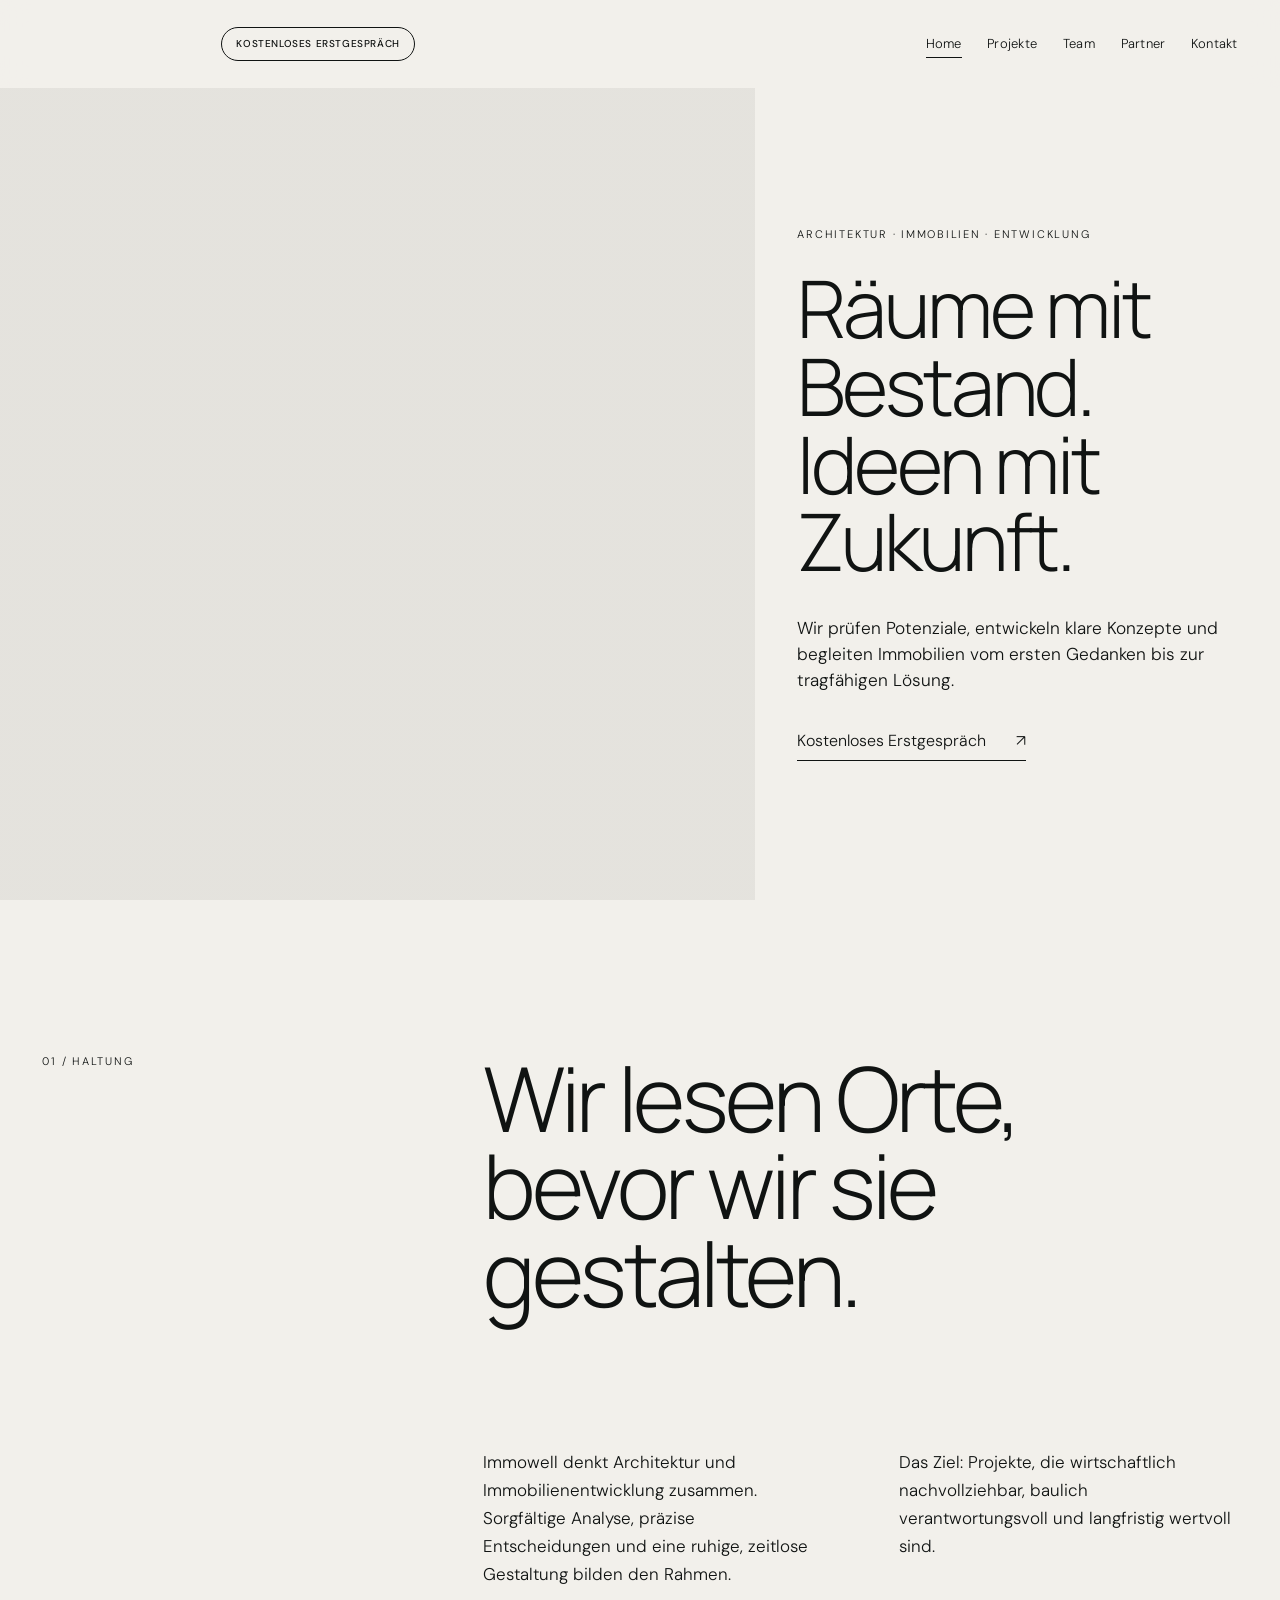
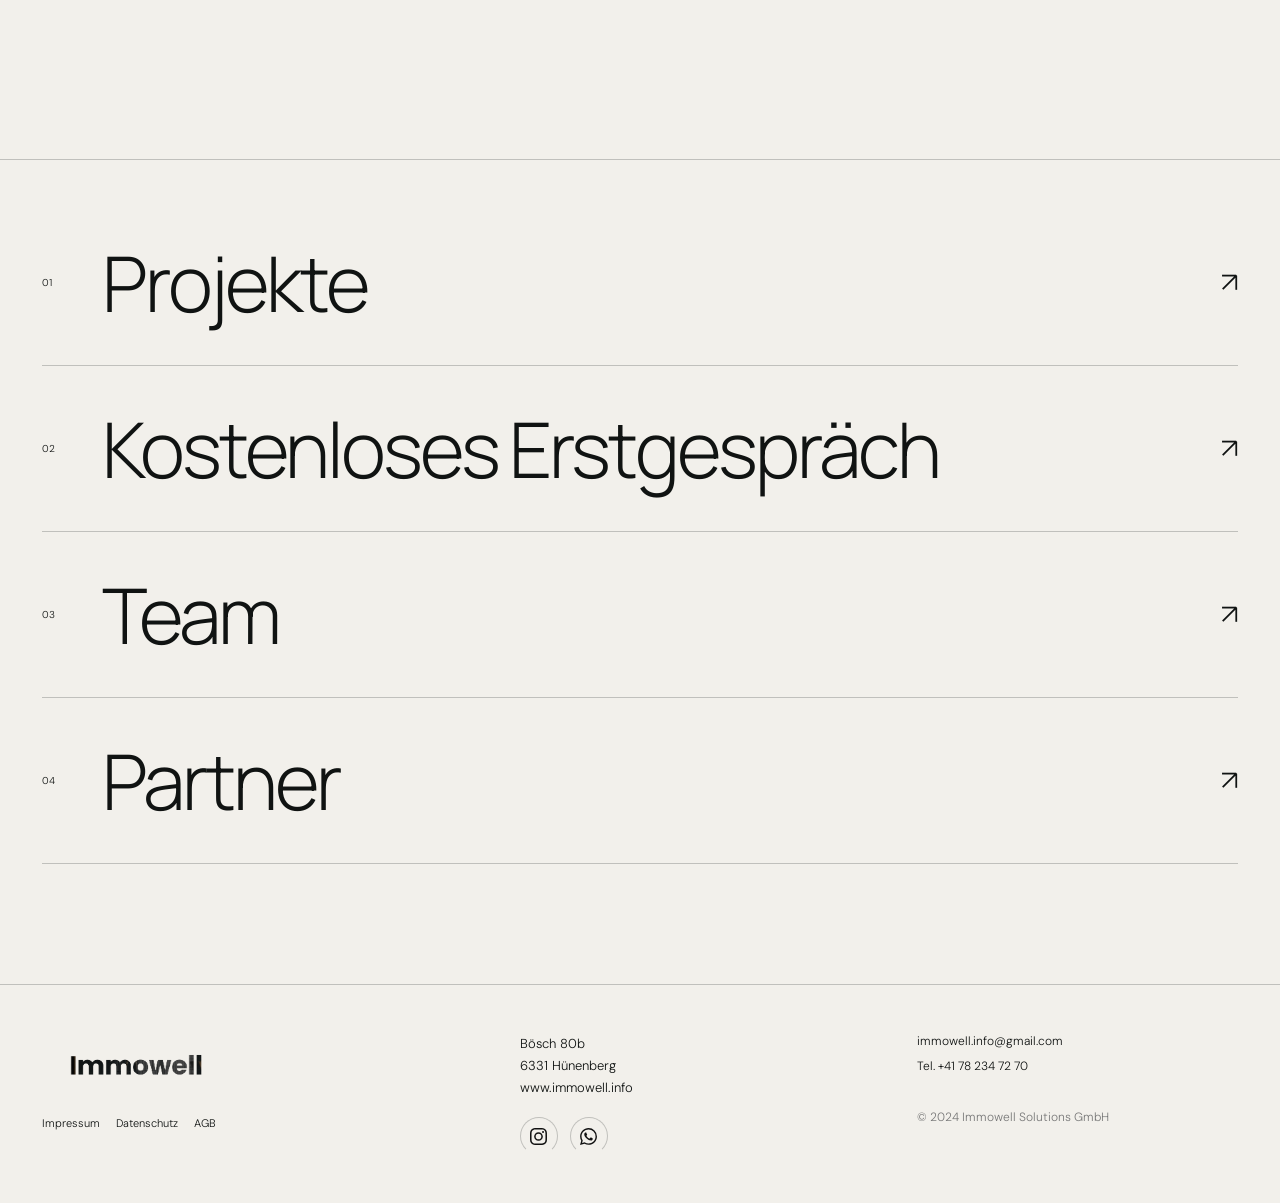
<file: index.html>
<!doctype html><html lang="de"><head><meta charset="utf-8"><meta name="viewport" content="width=device-width,initial-scale=1"><meta name="description" content="Immowell verbindet Architektur, Immobilien und fundierte Machbarkeitsprüfung."><title>Immowell — Architektur & Immobilien</title><link rel="icon" type="image/png" href="/favicon.png"><link rel="apple-touch-icon" href="/favicon.png"><link rel="stylesheet" href="styles.css"></head><body class="is-loading">
<div class="intro" aria-hidden="true"><img src="assets/immowell-logo.png" alt="" class="intro-logo"></div>
<header class="site-header"><div class="header-brand-group"><a class="brand" href="index.html"><img src="assets/immowell-logo.png" alt="Immowell"></a><a class="header-consultation" href="feasibility.html">Kostenloses Erstgespräch</a></div><button class="menu-toggle" aria-expanded="false" aria-controls="main-nav"><span>Menü</span></button><nav id="main-nav" class="main-nav"><a class="active" href="index.html">Home</a><a href="projects.html">Projekte</a><a href="team.html">Team</a><a href="partners.html">Partner</a><a href="contact.html">Kontakt</a></nav></header>
<main><section class="hero"><div class="hero-media" role="img" aria-label="Minimalistische Architektur"></div><div class="hero-copy reveal"><p class="eyebrow">Architektur · Immobilien · Entwicklung</p><h1>Räume mit Bestand.<br>Ideen mit Zukunft.</h1><p class="lead">Wir prüfen Potenziale, entwickeln klare Konzepte und begleiten Immobilien vom ersten Gedanken bis zur tragfähigen Lösung.</p><a class="text-link" href="feasibility.html">Kostenloses Erstgespräch <span>↗</span></a></div></section>
<section class="statement reveal"><p class="section-index">01 / Haltung</p><h2>Wir lesen Orte, bevor wir sie gestalten.</h2><div class="statement-text"><p>Immowell denkt Architektur und Immobilienentwicklung zusammen. Sorgfältige Analyse, präzise Entscheidungen und eine ruhige, zeitlose Gestaltung bilden den Rahmen.</p><p>Das Ziel: Projekte, die wirtschaftlich nachvollziehbar, baulich verantwortungsvoll und langfristig wertvoll sind.</p></div></section>
<section class="page-links"><a href="projects.html" class="page-link reveal"><span>01</span><h2>Projekte</h2><b>↗</b></a><a href="feasibility.html" class="page-link reveal"><span>02</span><h2>Kostenloses Erstgespräch</h2><b>↗</b></a><a href="team.html" class="page-link reveal"><span>03</span><h2>Team</h2><b>↗</b></a><a href="partners.html" class="page-link reveal"><span>04</span><h2>Partner</h2><b>↗</b></a></section></main>
<footer class="site-footer"><div class="footer-brand"><img src="assets/immowell-logo.png" alt="Immowell"><nav class="footer-legal" aria-label="Rechtliches"><a href="imprint.html">Impressum</a><a href="privacy.html">Datenschutz</a><a href="terms.html">AGB</a></nav></div><address>Bösch 80b<br>6331 Hünenberg<br><a href="https://www.immowell.info">www.immowell.info</a><div class="social-icons"><a href="https://www.instagram.com/immowell.ch/" target="_blank" rel="noopener" aria-label="Immowell auf Instagram"><img src="assets/instagram.svg" alt=""></a><a href="https://wa.me/41782347270" target="_blank" rel="noopener" aria-label="Immowell über WhatsApp kontaktieren"><img src="assets/whatsapp.svg" alt=""></a></div></address><div class="footer-contact"><a href="mailto:immowell.info@gmail.com">immowell.info@gmail.com</a><a href="tel:+41782347270">Tel. +41 78 234 72 70</a><span>© 2024 Immowell Solutions GmbH</span></div></footer><script src="script.js"></script></body></html>
</file>
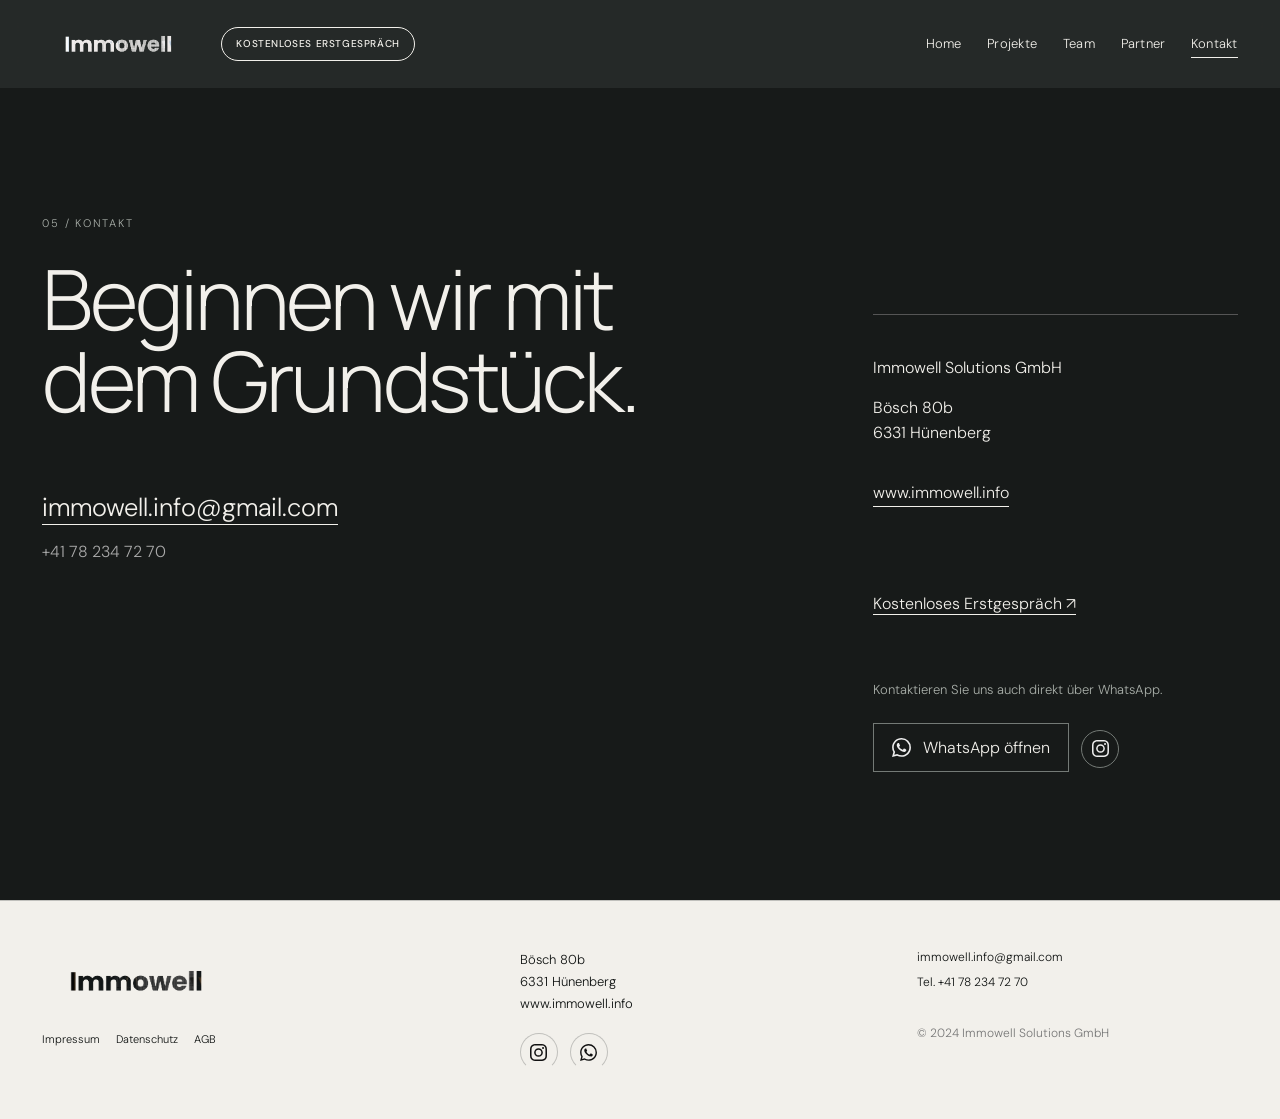
<file: contact.html>
<!doctype html><html lang="de"><head><meta charset="utf-8"><meta name="viewport" content="width=device-width,initial-scale=1"><title>Kontakt — Immowell</title><link rel="stylesheet" href="styles.css"></head><body><header class="site-header inner-header dark-header"><div class="header-brand-group"><a class="brand" href="index.html"><img src="assets/immowell-logo.png" alt="Immowell"></a><a class="header-consultation" href="feasibility.html">Kostenloses Erstgespräch</a></div><button class="menu-toggle" aria-expanded="false" aria-controls="main-nav"><span>Menü</span></button><nav id="main-nav" class="main-nav"><a href="index.html">Home</a><a href="projects.html">Projekte</a><a href="team.html">Team</a><a href="partners.html">Partner</a><a class="active" href="contact.html">Kontakt</a></nav></header><main class="inner-main"><section class="contact-section standalone-contact"><div class="contact-main reveal"><p class="section-index light">05 / Kontakt</p><h1>Beginnen wir mit<br>dem Grundstück.</h1><a href="mailto:immowell.info@gmail.com">immowell.info@gmail.com</a><p>+41 78 234 72 70</p></div><div class="contact-aside reveal"><p>Immowell Solutions GmbH</p><p>Bösch 80b<br>6331 Hünenberg<br><a href="https://www.immowell.info">www.immowell.info</a></p><a href="feasibility.html">Kostenloses Erstgespräch ↗</a><div class="contact-social"><p>Kontaktieren Sie uns auch direkt über WhatsApp.</p><a class="whatsapp-cta" href="https://wa.me/41782347270" target="_blank" rel="noopener" aria-label="Immowell über WhatsApp kontaktieren"><img src="assets/whatsapp.svg" alt="">WhatsApp öffnen</a><a class="social-icon-link" href="https://www.instagram.com/immowell.ch/" target="_blank" rel="noopener" aria-label="Immowell auf Instagram"><img src="assets/instagram.svg" alt=""></a></div></div></section></main><footer class="site-footer"><div class="footer-brand"><img src="assets/immowell-logo.png" alt="Immowell"><nav class="footer-legal" aria-label="Rechtliches"><a href="imprint.html">Impressum</a><a href="privacy.html">Datenschutz</a><a href="terms.html">AGB</a></nav></div><address>Bösch 80b<br>6331 Hünenberg<br><a href="https://www.immowell.info">www.immowell.info</a><div class="social-icons"><a href="https://www.instagram.com/immowell.ch/" target="_blank" rel="noopener" aria-label="Immowell auf Instagram"><img src="assets/instagram.svg" alt=""></a><a href="https://wa.me/41782347270" target="_blank" rel="noopener" aria-label="Immowell über WhatsApp kontaktieren"><img src="assets/whatsapp.svg" alt=""></a></div></address><div class="footer-contact"><a href="mailto:immowell.info@gmail.com">immowell.info@gmail.com</a><a href="tel:+41782347270">Tel. +41 78 234 72 70</a><span>© 2024 Immowell Solutions GmbH</span></div></footer><script src="script.js"></script></body></html>
</file>
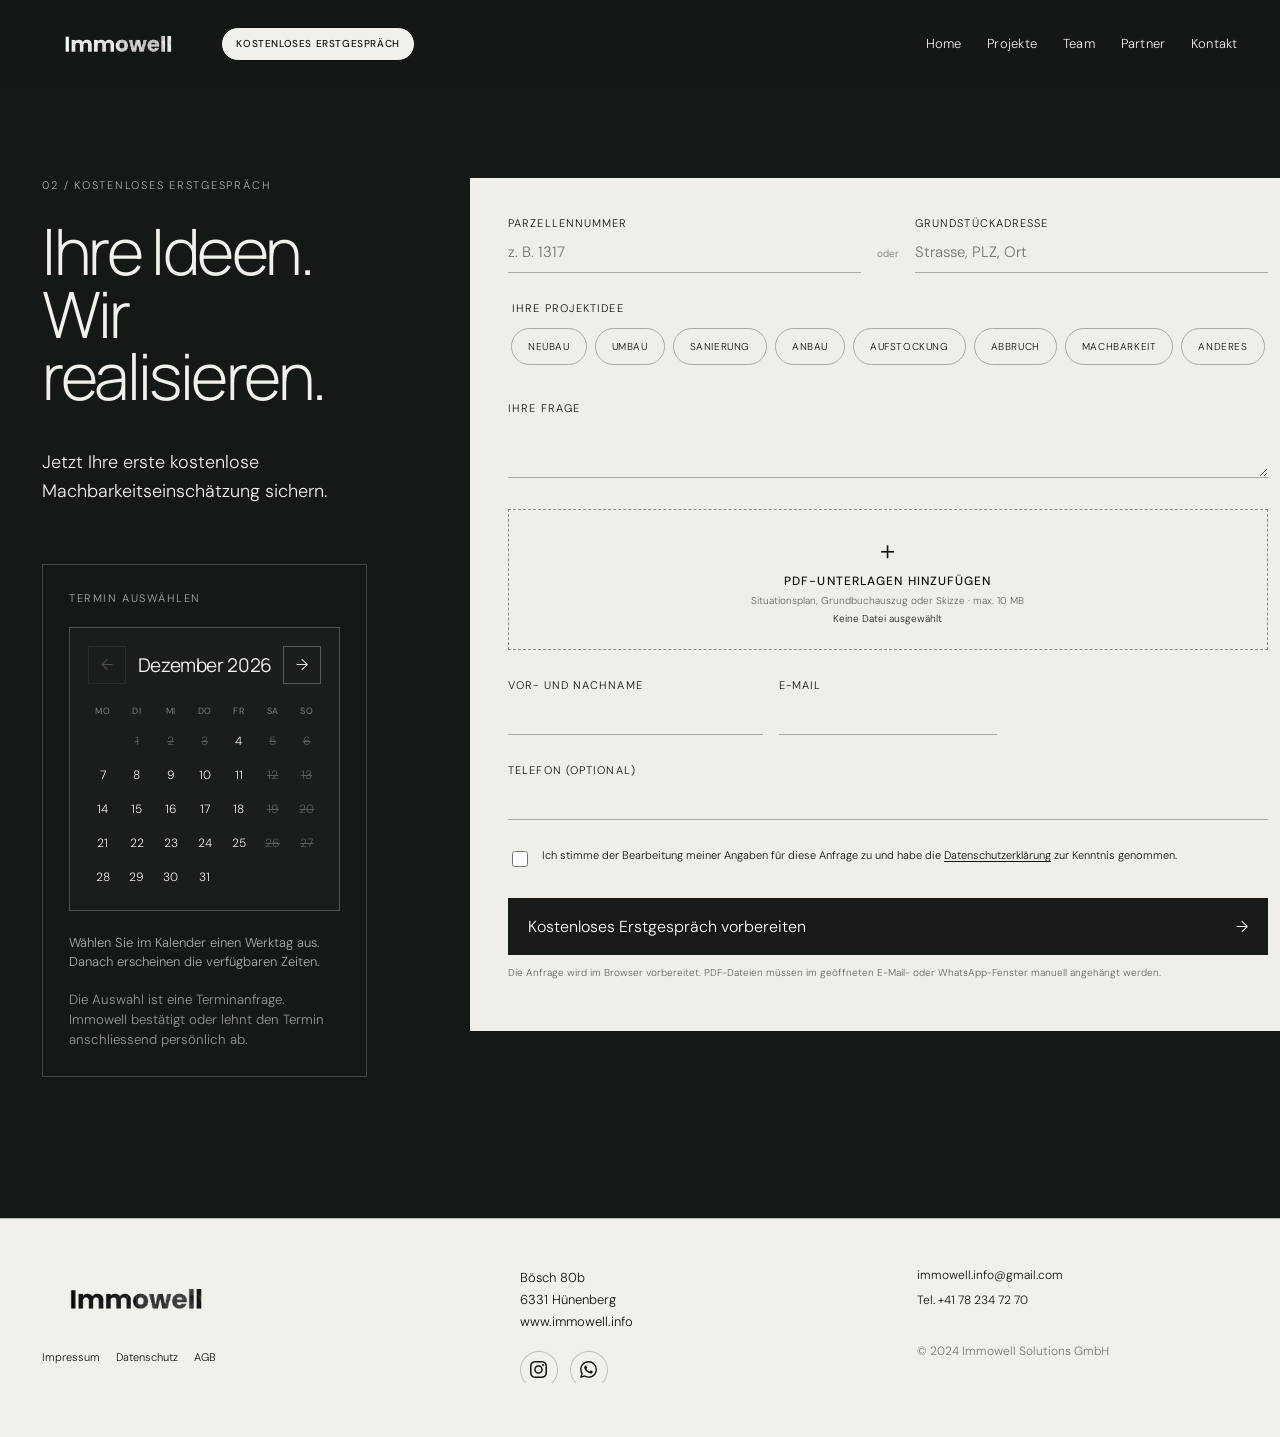
<file: feasibility.html>
<!doctype html><html lang="de"><head><meta charset="utf-8"><meta name="viewport" content="width=device-width,initial-scale=1"><title>Kostenloses Erstgespräch — Immowell</title><link rel="stylesheet" href="styles.css"></head><body><header class="site-header inner-header dark-header"><div class="header-brand-group"><a class="brand" href="index.html"><img src="assets/immowell-logo.png" alt="Immowell"></a><a class="header-consultation active" href="feasibility.html">Kostenloses Erstgespräch</a></div><button class="menu-toggle" aria-expanded="false" aria-controls="main-nav"><span>Menü</span></button><nav id="main-nav" class="main-nav"><a href="index.html">Home</a><a href="projects.html">Projekte</a><a href="team.html">Team</a><a href="partners.html">Partner</a><a href="contact.html">Kontakt</a></nav></header><main class="inner-main dark-page"><section class="study-section standalone"><div class="study-intro reveal"><p class="section-index light">02 / Kostenloses Erstgespräch</p><h1>Ihre Ideen. Wir realisieren.</h1><p>Jetzt Ihre erste kostenlose Machbarkeitseinschätzung sichern.</p><div class="calendar-panel"><p class="calendar-label">Termin auswählen</p><div class="calendar-box" aria-label="Terminkalender"><div class="calendar-toolbar"><button id="calendar-previous" type="button" aria-label="Vorheriger Monat">←</button><strong id="calendar-month"></strong><button id="calendar-next" type="button" aria-label="Nächster Monat">→</button></div><div class="calendar-weekdays" aria-hidden="true"><span>Mo</span><span>Di</span><span>Mi</span><span>Do</span><span>Fr</span><span>Sa</span><span>So</span></div><div id="calendar-grid" class="calendar-grid"></div></div><input id="appointment-date" name="appointment_date" form="study-form" type="hidden"><div id="dynamic-slots" class="dynamic-slots"><p>Wählen Sie im Kalender einen Werktag aus. Danach erscheinen die verfügbaren Zeiten.</p></div><input id="appointment-slot" type="hidden" name="slot" form="study-form"><input id="appointment-place" type="hidden" name="appointment_place" form="study-form"><p id="appointment-summary" class="appointment-summary" hidden></p><small>Die Auswahl ist eine Terminanfrage. Immowell bestätigt oder lehnt den Termin anschliessend persönlich ab.</small></div><dialog id="slot-dialog" class="slot-dialog"><form method="dialog"><button class="dialog-close" value="cancel" aria-label="Schliessen">×</button><p class="calendar-label">Termin konkretisieren</p><h2 id="dialog-hour">13 Uhr</h2><p>Startzeit auswählen</p><div class="minute-options"><button type="button" data-minute="00">13:00</button><button type="button" data-minute="30">13:30</button></div><label>Ort der Rücksprache<select id="appointment-place-select"><option value="">Bitte auswählen</option><option>Vor Ort am Grundstück</option><option>Bei Ihnen / in Ihrem Büro</option><option>Bei Immowell</option></select></label><button type="button" id="confirm-slot" class="dialog-confirm">Terminwunsch übernehmen</button></form></dialog></div><form id="study-form" class="study-form reveal" novalidate><div class="form-row"><label>Parzellennummer<input name="parcel" placeholder="z. B. 1317"></label><span class="or">oder</span><label>Grundstückadresse<input name="address" placeholder="Strasse, PLZ, Ort"></label></div><fieldset class="project-type"><legend>Ihre Projektidee</legend><div class="project-type-options"><label><input type="radio" name="project_type" value="Neubau" required><span>Neubau</span></label><label><input type="radio" name="project_type" value="Umbau"><span>Umbau</span></label><label><input type="radio" name="project_type" value="Sanierung"><span>Sanierung</span></label><label><input type="radio" name="project_type" value="Anbau"><span>Anbau</span></label><label><input type="radio" name="project_type" value="Aufstockung"><span>Aufstockung</span></label><label><input type="radio" name="project_type" value="Abbruch"><span>Abbruch</span></label><label><input type="radio" name="project_type" value="Machbarkeit"><span>Machbarkeit</span></label><label><input type="radio" name="project_type" value="Anderes"><span>Anderes</span></label></div></fieldset><label>Ihre Frage<textarea name="question" rows="2"></textarea></label><label class="file-drop"><input name="pdf" type="file" accept="application/pdf"><span class="file-icon">＋</span><strong>PDF-Unterlagen hinzufügen</strong><small>Situationsplan, Grundbuchauszug oder Skizze · max. 10 MB</small><em class="file-name">Keine Datei ausgewählt</em></label><div class="form-row"><label>Vor- und Nachname<input name="name" required></label><label>E-Mail<input name="email" type="email" required></label></div><label>Telefon (optional)<input name="phone" type="tel"></label><label class="consent"><input type="checkbox" required><span>Ich stimme der Bearbeitung meiner Angaben für diese Anfrage zu und habe die <a href="privacy.html" target="_blank">Datenschutzerklärung</a> zur Kenntnis genommen.</span></label><button class="submit-button" type="submit">Kostenloses Erstgespräch vorbereiten <span>→</span></button><p class="form-note">Die Anfrage wird im Browser vorbereitet. PDF-Dateien müssen im geöffneten E-Mail- oder WhatsApp-Fenster manuell angehängt werden.</p><div class="form-status" role="status"></div><div class="handoff-actions" hidden><a class="handoff-email" href="#">Per E-Mail öffnen</a><a class="handoff-whatsapp" href="#" target="_blank" rel="noopener">In WhatsApp öffnen</a></div></form></section></main><footer class="site-footer"><div class="footer-brand"><img src="assets/immowell-logo.png" alt="Immowell"><nav class="footer-legal" aria-label="Rechtliches"><a href="imprint.html">Impressum</a><a href="privacy.html">Datenschutz</a><a href="terms.html">AGB</a></nav></div><address>Bösch 80b<br>6331 Hünenberg<br><a href="https://www.immowell.info">www.immowell.info</a><div class="social-icons"><a href="https://www.instagram.com/immowell.ch/" target="_blank" rel="noopener" aria-label="Immowell auf Instagram"><img src="assets/instagram.svg" alt=""></a><a href="https://wa.me/41782347270" target="_blank" rel="noopener" aria-label="Immowell über WhatsApp kontaktieren"><img src="assets/whatsapp.svg" alt=""></a></div></address><div class="footer-contact"><a href="mailto:immowell.info@gmail.com">immowell.info@gmail.com</a><a href="tel:+41782347270">Tel. +41 78 234 72 70</a><span>© 2024 Immowell Solutions GmbH</span></div></footer><script src="script.js"></script></body></html>
</file>
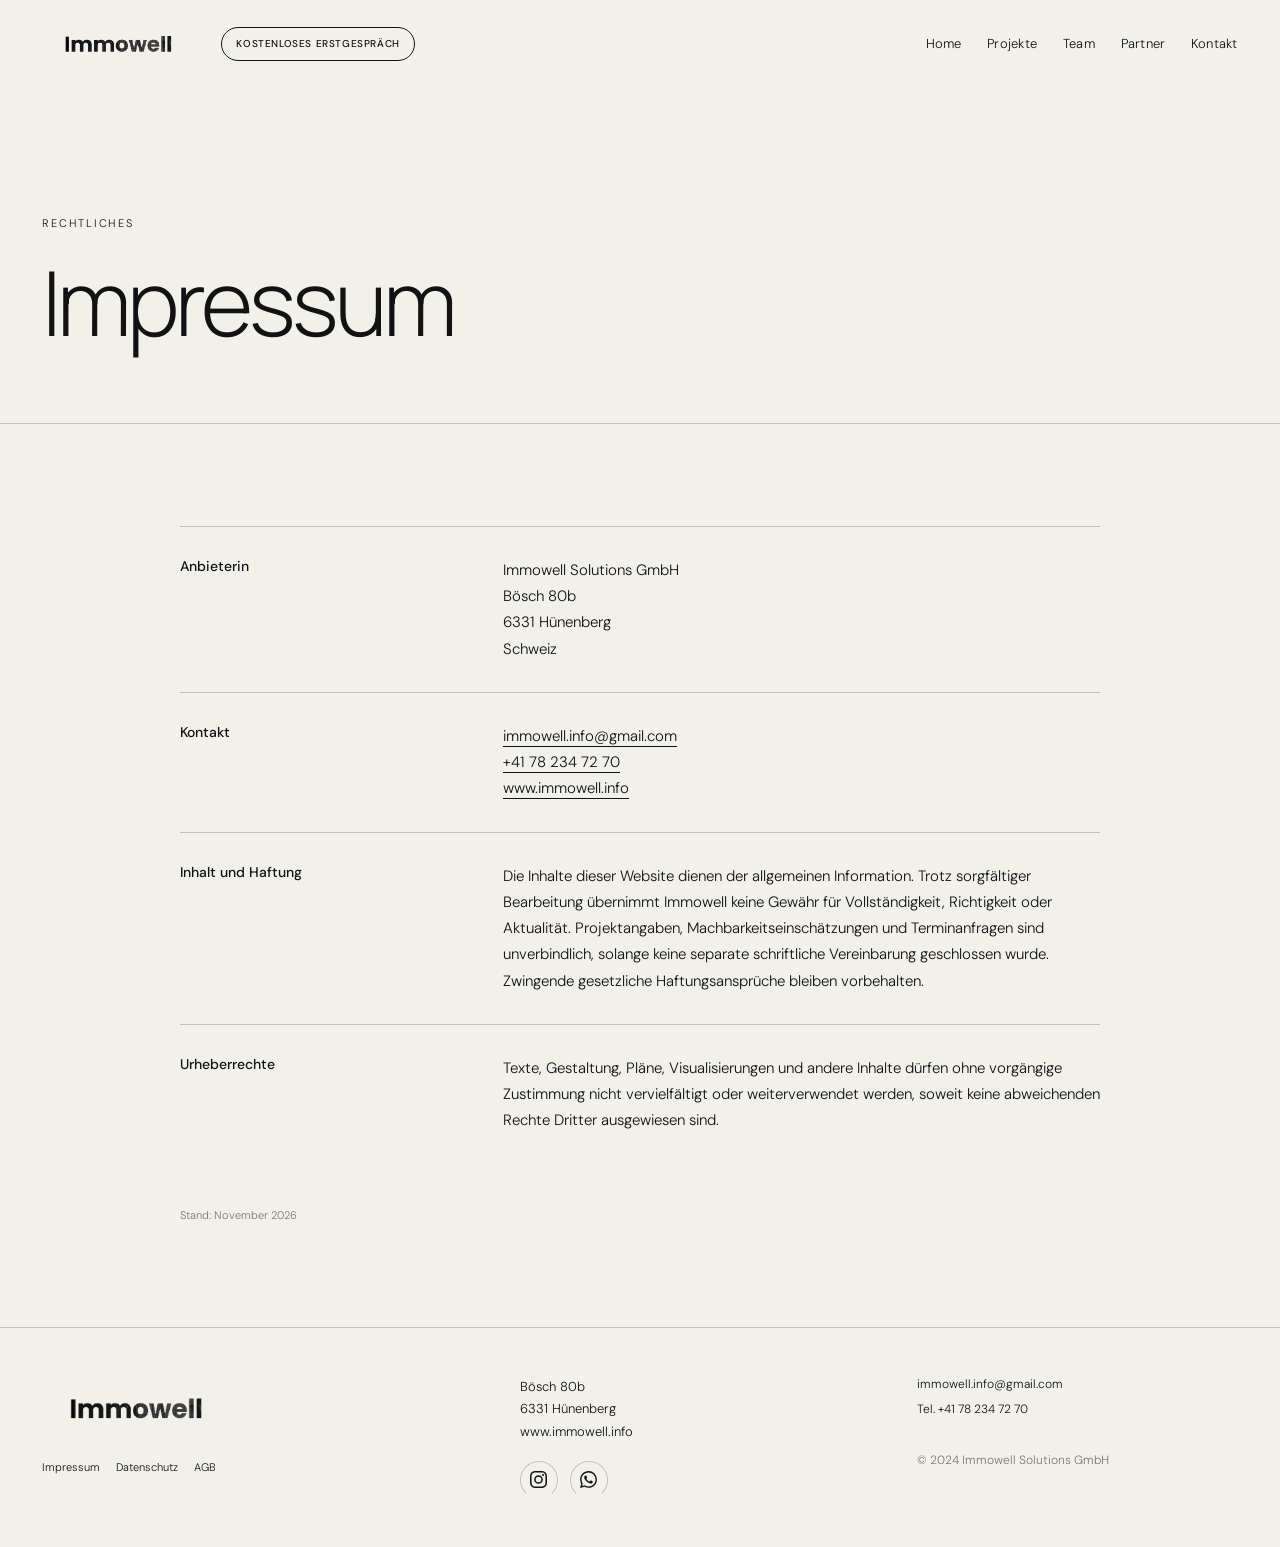
<file: imprint.html>
<!doctype html><html lang="de"><head><meta charset="utf-8"><meta name="viewport" content="width=device-width,initial-scale=1"><title>Impressum — Immowell</title><link rel="stylesheet" href="styles.css"></head><body><header class="site-header inner-header"><div class="header-brand-group"><a class="brand" href="index.html"><img src="assets/immowell-logo.png" alt="Immowell"></a><a class="header-consultation" href="feasibility.html">Kostenloses Erstgespräch</a></div><button class="menu-toggle" aria-expanded="false" aria-controls="main-nav"><span>Menü</span></button><nav id="main-nav" class="main-nav"><a href="index.html">Home</a><a href="projects.html">Projekte</a><a href="team.html">Team</a><a href="partners.html">Partner</a><a href="contact.html">Kontakt</a></nav></header><main class="legal-main"><header class="legal-hero"><p class="section-index">Rechtliches</p><h1>Impressum</h1></header><article class="legal-content"><section><h2>Anbieterin</h2><p>Immowell Solutions GmbH<br>Bösch 80b<br>6331 Hünenberg<br>Schweiz</p></section><section><h2>Kontakt</h2><p><a href="mailto:immowell.info@gmail.com">immowell.info@gmail.com</a><br><a href="tel:+41782347270">+41 78 234 72 70</a><br><a href="https://www.immowell.info">www.immowell.info</a></p></section><section><h2>Inhalt und Haftung</h2><p>Die Inhalte dieser Website dienen der allgemeinen Information. Trotz sorgfältiger Bearbeitung übernimmt Immowell keine Gewähr für Vollständigkeit, Richtigkeit oder Aktualität. Projektangaben, Machbarkeitseinschätzungen und Terminanfragen sind unverbindlich, solange keine separate schriftliche Vereinbarung geschlossen wurde. Zwingende gesetzliche Haftungsansprüche bleiben vorbehalten.</p></section><section><h2>Urheberrechte</h2><p>Texte, Gestaltung, Pläne, Visualisierungen und andere Inhalte dürfen ohne vorgängige Zustimmung nicht vervielfältigt oder weiterverwendet werden, soweit keine abweichenden Rechte Dritter ausgewiesen sind.</p></section><p class="legal-note">Stand: November 2026</p></article></main><footer class="site-footer"><div class="footer-brand"><img src="assets/immowell-logo.png" alt="Immowell"><nav class="footer-legal" aria-label="Rechtliches"><a href="imprint.html">Impressum</a><a href="privacy.html">Datenschutz</a><a href="terms.html">AGB</a></nav></div><address>Bösch 80b<br>6331 Hünenberg<br><a href="https://www.immowell.info">www.immowell.info</a><div class="social-icons"><a href="https://www.instagram.com/immowell.ch/" target="_blank" rel="noopener" aria-label="Immowell auf Instagram"><img src="assets/instagram.svg" alt=""></a><a href="https://wa.me/41782347270" target="_blank" rel="noopener" aria-label="Immowell über WhatsApp kontaktieren"><img src="assets/whatsapp.svg" alt=""></a></div></address><div class="footer-contact"><a href="mailto:immowell.info@gmail.com">immowell.info@gmail.com</a><a href="tel:+41782347270">Tel. +41 78 234 72 70</a><span>© 2024 Immowell Solutions GmbH</span></div></footer><script src="script.js"></script></body></html>
</file>
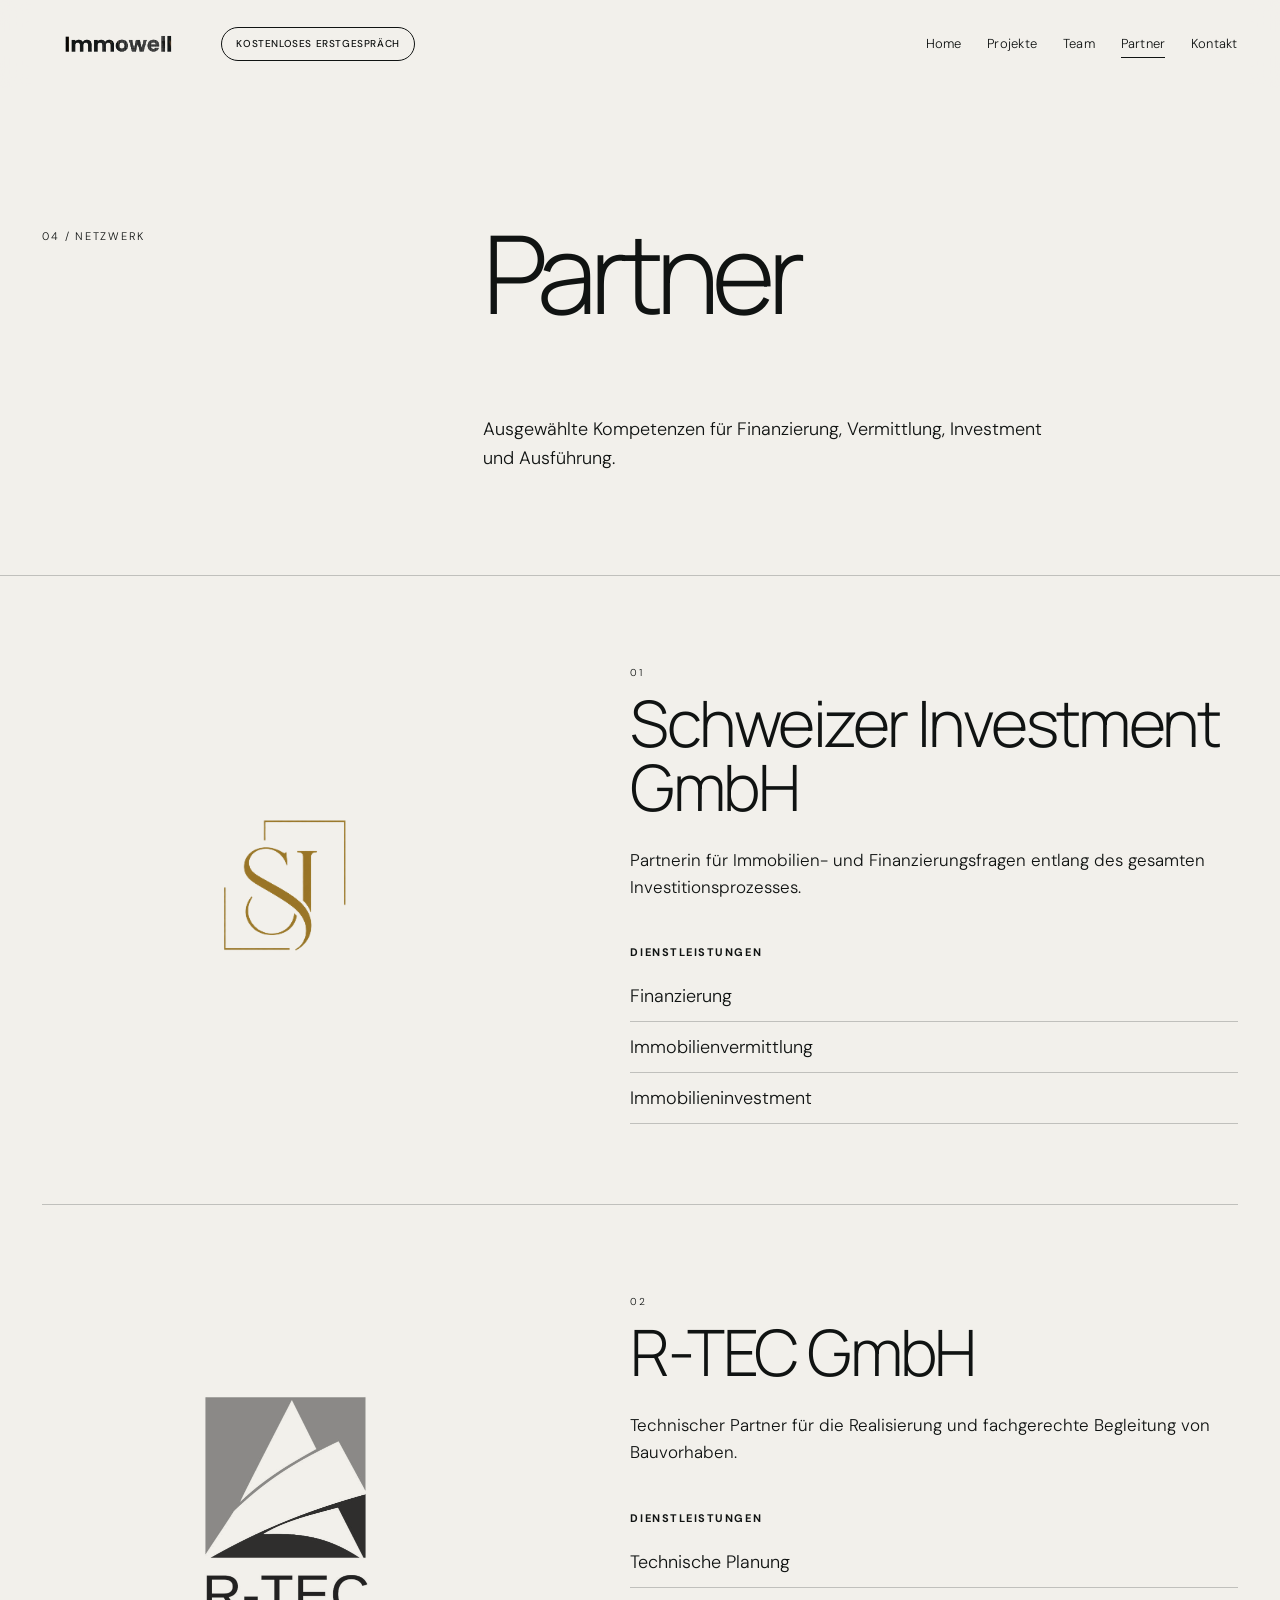
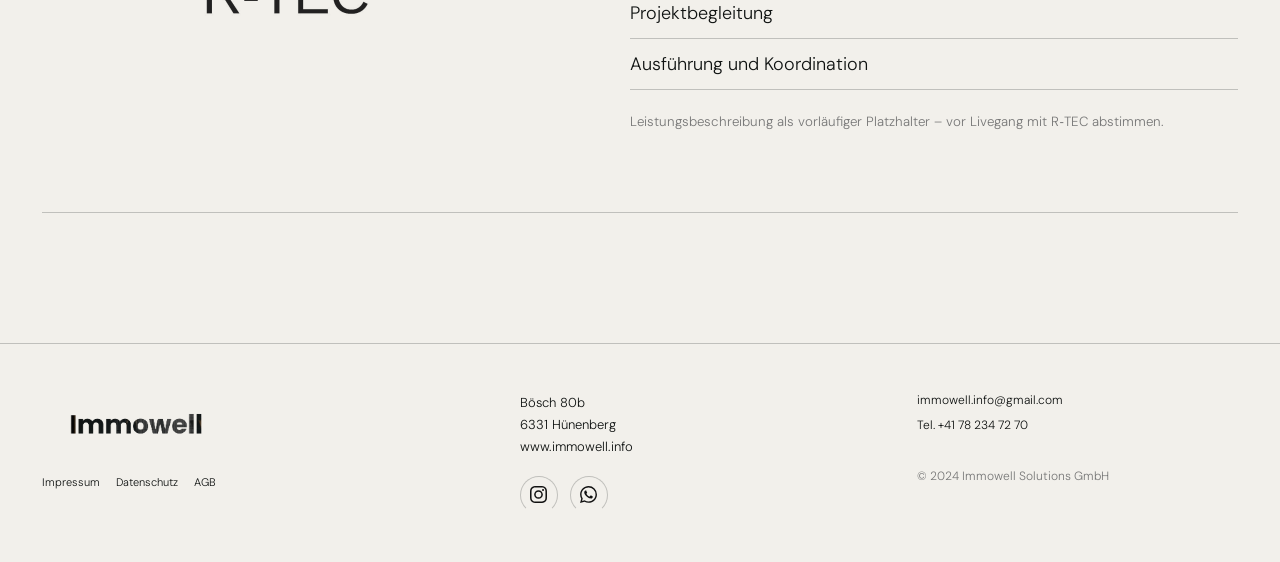
<file: partners.html>
<!doctype html><html lang="de"><head><meta charset="utf-8"><meta name="viewport" content="width=device-width,initial-scale=1"><title>Partner — Immowell</title><link rel="stylesheet" href="styles.css"></head><body><header class="site-header inner-header"><div class="header-brand-group"><a class="brand" href="index.html"><img src="assets/immowell-logo.png" alt="Immowell"></a><a class="header-consultation" href="feasibility.html">Kostenloses Erstgespräch</a></div><button class="menu-toggle" aria-expanded="false" aria-controls="main-nav"><span>Menü</span></button><nav id="main-nav" class="main-nav"><a href="index.html">Home</a><a href="projects.html">Projekte</a><a href="team.html">Team</a><a class="active" href="partners.html">Partner</a><a href="contact.html">Kontakt</a></nav></header><main class="inner-main"><section class="inner-hero"><p class="section-index">04 / Netzwerk</p><h1>Partner</h1><p>Ausgewählte Kompetenzen für Finanzierung, Vermittlung, Investment und Ausführung.</p></section><section class="partner-profiles">
<article class="partner-profile reveal"><div class="partner-logo"><img src="assets/schweizer-investment-logo.png" alt="Schweizer Investment GmbH Logo"></div><div class="partner-copy"><p class="partner-number">01</p><h2>Schweizer Investment GmbH</h2><p>Partnerin für Immobilien- und Finanzierungsfragen entlang des gesamten Investitionsprozesses.</p><h3>Dienstleistungen</h3><ul><li>Finanzierung</li><li>Immobilienvermittlung</li><li>Immobilieninvestment</li></ul></div></article>
<article class="partner-profile reveal"><div class="partner-logo rtec"><img src="assets/rtec-logo.png" alt="R-TEC GmbH Logo"></div><div class="partner-copy"><p class="partner-number">02</p><h2>R-TEC GmbH</h2><p>Technischer Partner für die Realisierung und fachgerechte Begleitung von Bauvorhaben.</p><h3>Dienstleistungen</h3><ul><li>Technische Planung</li><li>Projektbegleitung</li><li>Ausführung und Koordination</li></ul><small>Leistungsbeschreibung als vorläufiger Platzhalter – vor Livegang mit R‑TEC abstimmen.</small></div></article>
</section></main><footer class="site-footer"><div class="footer-brand"><img src="assets/immowell-logo.png" alt="Immowell"><nav class="footer-legal" aria-label="Rechtliches"><a href="imprint.html">Impressum</a><a href="privacy.html">Datenschutz</a><a href="terms.html">AGB</a></nav></div><address>Bösch 80b<br>6331 Hünenberg<br><a href="https://www.immowell.info">www.immowell.info</a><div class="social-icons"><a href="https://www.instagram.com/immowell.ch/" target="_blank" rel="noopener" aria-label="Immowell auf Instagram"><img src="assets/instagram.svg" alt=""></a><a href="https://wa.me/41782347270" target="_blank" rel="noopener" aria-label="Immowell über WhatsApp kontaktieren"><img src="assets/whatsapp.svg" alt=""></a></div></address><div class="footer-contact"><a href="mailto:immowell.info@gmail.com">immowell.info@gmail.com</a><a href="tel:+41782347270">Tel. +41 78 234 72 70</a><span>© 2024 Immowell Solutions GmbH</span></div></footer><script src="script.js"></script></body></html>
</file>
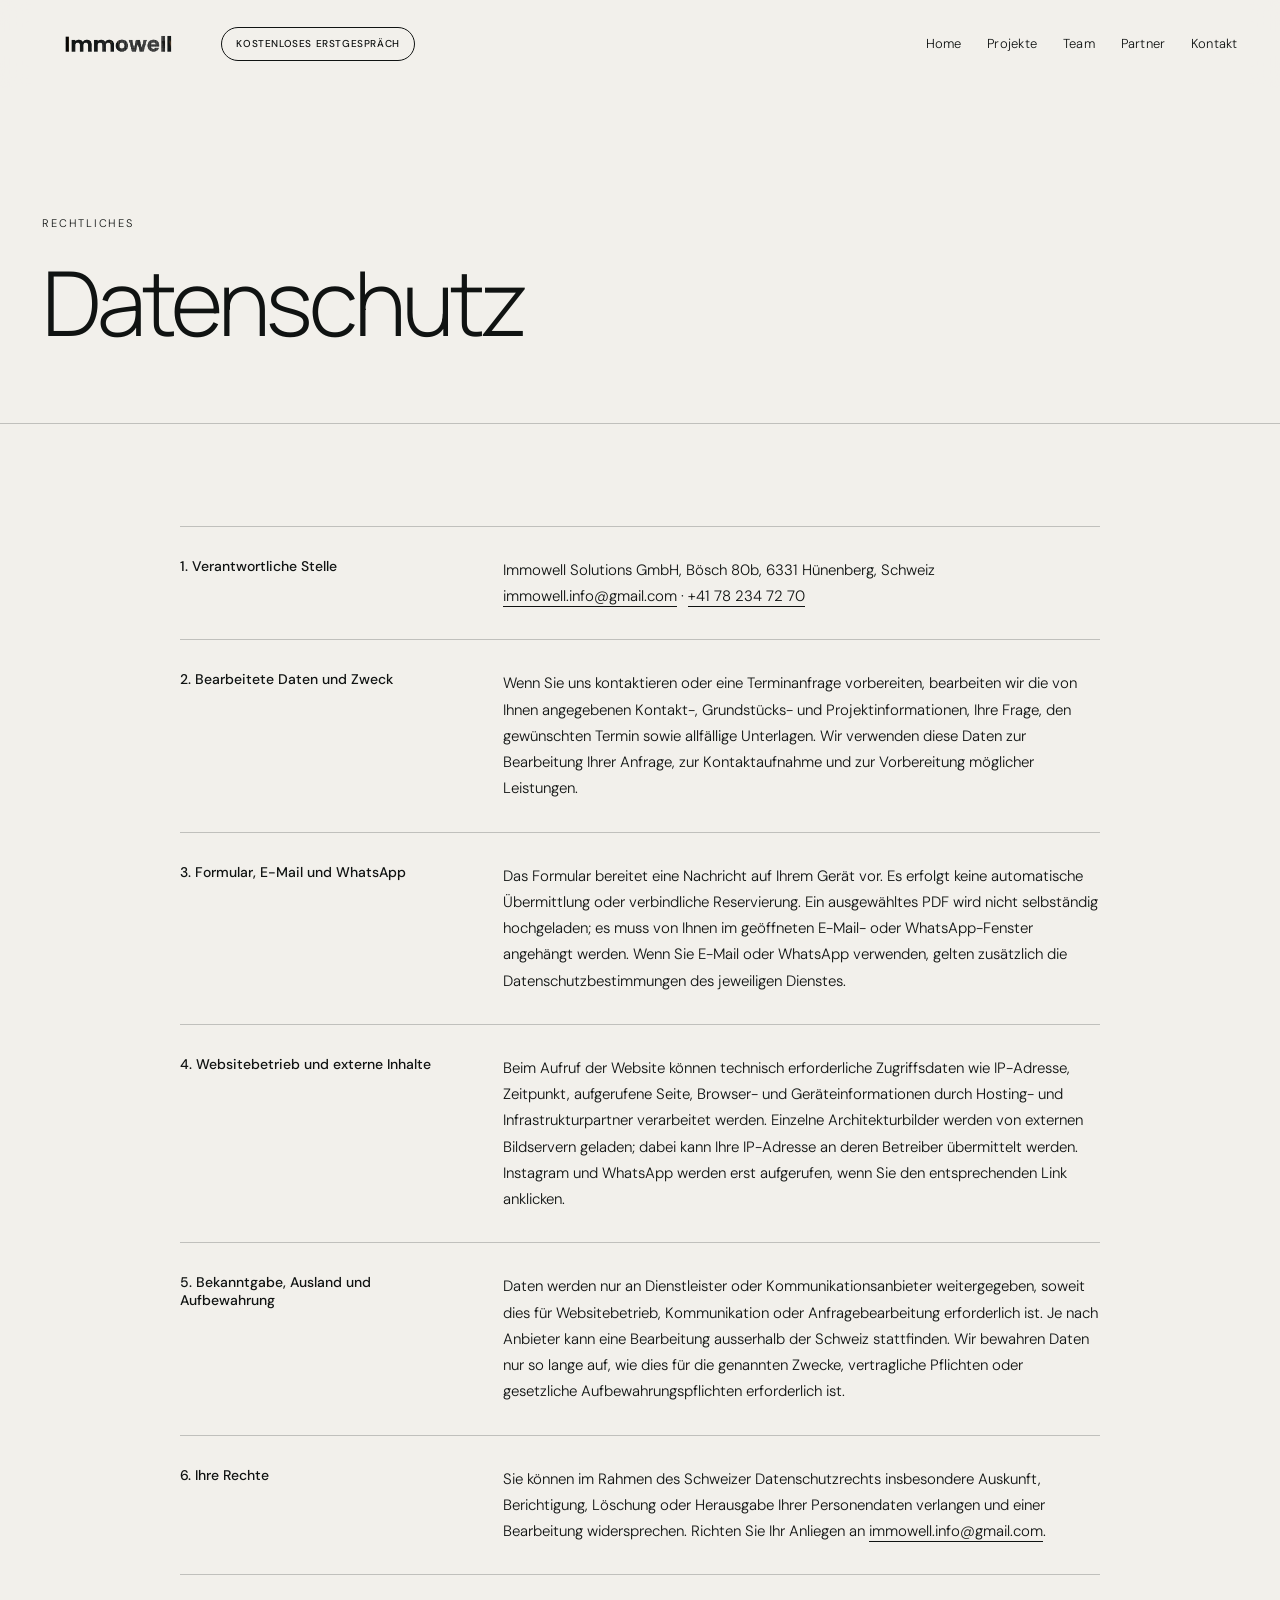
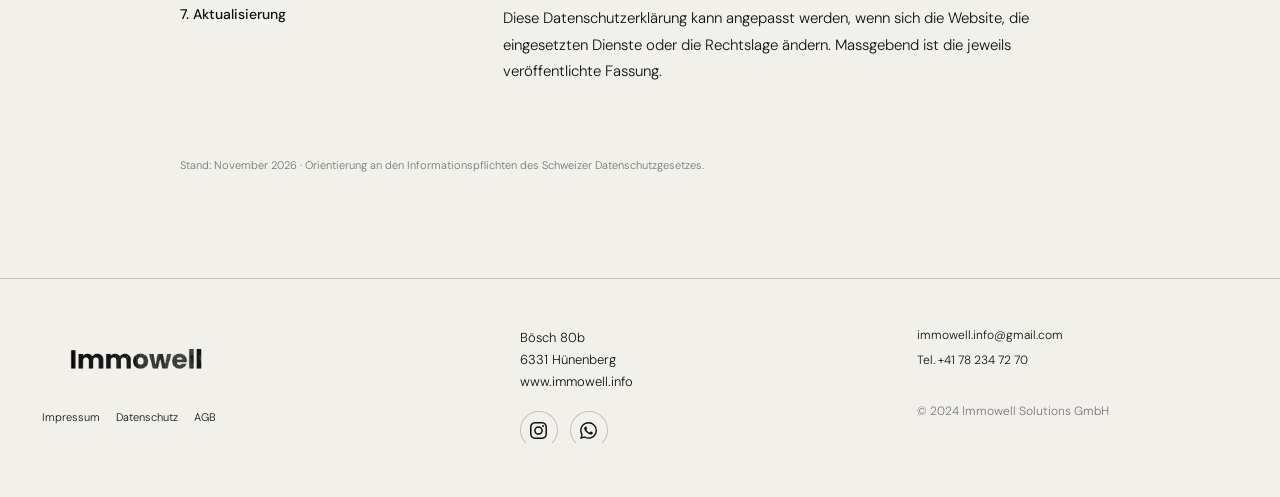
<file: privacy.html>
<!doctype html><html lang="de"><head><meta charset="utf-8"><meta name="viewport" content="width=device-width,initial-scale=1"><title>Datenschutz — Immowell</title><link rel="stylesheet" href="styles.css"></head><body><header class="site-header inner-header"><div class="header-brand-group"><a class="brand" href="index.html"><img src="assets/immowell-logo.png" alt="Immowell"></a><a class="header-consultation" href="feasibility.html">Kostenloses Erstgespräch</a></div><button class="menu-toggle" aria-expanded="false" aria-controls="main-nav"><span>Menü</span></button><nav id="main-nav" class="main-nav"><a href="index.html">Home</a><a href="projects.html">Projekte</a><a href="team.html">Team</a><a href="partners.html">Partner</a><a href="contact.html">Kontakt</a></nav></header><main class="legal-main"><header class="legal-hero"><p class="section-index">Rechtliches</p><h1>Datenschutz</h1></header><article class="legal-content"><section><h2>1. Verantwortliche Stelle</h2><p>Immowell Solutions GmbH, Bösch 80b, 6331 Hünenberg, Schweiz<br><a href="mailto:immowell.info@gmail.com">immowell.info@gmail.com</a> · <a href="tel:+41782347270">+41 78 234 72 70</a></p></section><section><h2>2. Bearbeitete Daten und Zweck</h2><p>Wenn Sie uns kontaktieren oder eine Terminanfrage vorbereiten, bearbeiten wir die von Ihnen angegebenen Kontakt-, Grundstücks- und Projektinformationen, Ihre Frage, den gewünschten Termin sowie allfällige Unterlagen. Wir verwenden diese Daten zur Bearbeitung Ihrer Anfrage, zur Kontaktaufnahme und zur Vorbereitung möglicher Leistungen.</p></section><section><h2>3. Formular, E-Mail und WhatsApp</h2><p>Das Formular bereitet eine Nachricht auf Ihrem Gerät vor. Es erfolgt keine automatische Übermittlung oder verbindliche Reservierung. Ein ausgewähltes PDF wird nicht selbständig hochgeladen; es muss von Ihnen im geöffneten E-Mail- oder WhatsApp-Fenster angehängt werden. Wenn Sie E-Mail oder WhatsApp verwenden, gelten zusätzlich die Datenschutzbestimmungen des jeweiligen Dienstes.</p></section><section><h2>4. Websitebetrieb und externe Inhalte</h2><p>Beim Aufruf der Website können technisch erforderliche Zugriffsdaten wie IP-Adresse, Zeitpunkt, aufgerufene Seite, Browser- und Geräteinformationen durch Hosting- und Infrastrukturpartner verarbeitet werden. Einzelne Architekturbilder werden von externen Bildservern geladen; dabei kann Ihre IP-Adresse an deren Betreiber übermittelt werden. Instagram und WhatsApp werden erst aufgerufen, wenn Sie den entsprechenden Link anklicken.</p></section><section><h2>5. Bekanntgabe, Ausland und Aufbewahrung</h2><p>Daten werden nur an Dienstleister oder Kommunikationsanbieter weitergegeben, soweit dies für Websitebetrieb, Kommunikation oder Anfragebearbeitung erforderlich ist. Je nach Anbieter kann eine Bearbeitung ausserhalb der Schweiz stattfinden. Wir bewahren Daten nur so lange auf, wie dies für die genannten Zwecke, vertragliche Pflichten oder gesetzliche Aufbewahrungspflichten erforderlich ist.</p></section><section><h2>6. Ihre Rechte</h2><p>Sie können im Rahmen des Schweizer Datenschutzrechts insbesondere Auskunft, Berichtigung, Löschung oder Herausgabe Ihrer Personendaten verlangen und einer Bearbeitung widersprechen. Richten Sie Ihr Anliegen an <a href="mailto:immowell.info@gmail.com">immowell.info@gmail.com</a>.</p></section><section><h2>7. Aktualisierung</h2><p>Diese Datenschutzerklärung kann angepasst werden, wenn sich die Website, die eingesetzten Dienste oder die Rechtslage ändern. Massgebend ist die jeweils veröffentlichte Fassung.</p></section><p class="legal-note">Stand: November 2026 · Orientierung an den Informationspflichten des Schweizer Datenschutzgesetzes.</p></article></main><footer class="site-footer"><div class="footer-brand"><img src="assets/immowell-logo.png" alt="Immowell"><nav class="footer-legal" aria-label="Rechtliches"><a href="imprint.html">Impressum</a><a href="privacy.html">Datenschutz</a><a href="terms.html">AGB</a></nav></div><address>Bösch 80b<br>6331 Hünenberg<br><a href="https://www.immowell.info">www.immowell.info</a><div class="social-icons"><a href="https://www.instagram.com/immowell.ch/" target="_blank" rel="noopener" aria-label="Immowell auf Instagram"><img src="assets/instagram.svg" alt=""></a><a href="https://wa.me/41782347270" target="_blank" rel="noopener" aria-label="Immowell über WhatsApp kontaktieren"><img src="assets/whatsapp.svg" alt=""></a></div></address><div class="footer-contact"><a href="mailto:immowell.info@gmail.com">immowell.info@gmail.com</a><a href="tel:+41782347270">Tel. +41 78 234 72 70</a><span>© 2024 Immowell Solutions GmbH</span></div></footer><script src="script.js"></script></body></html>
</file>
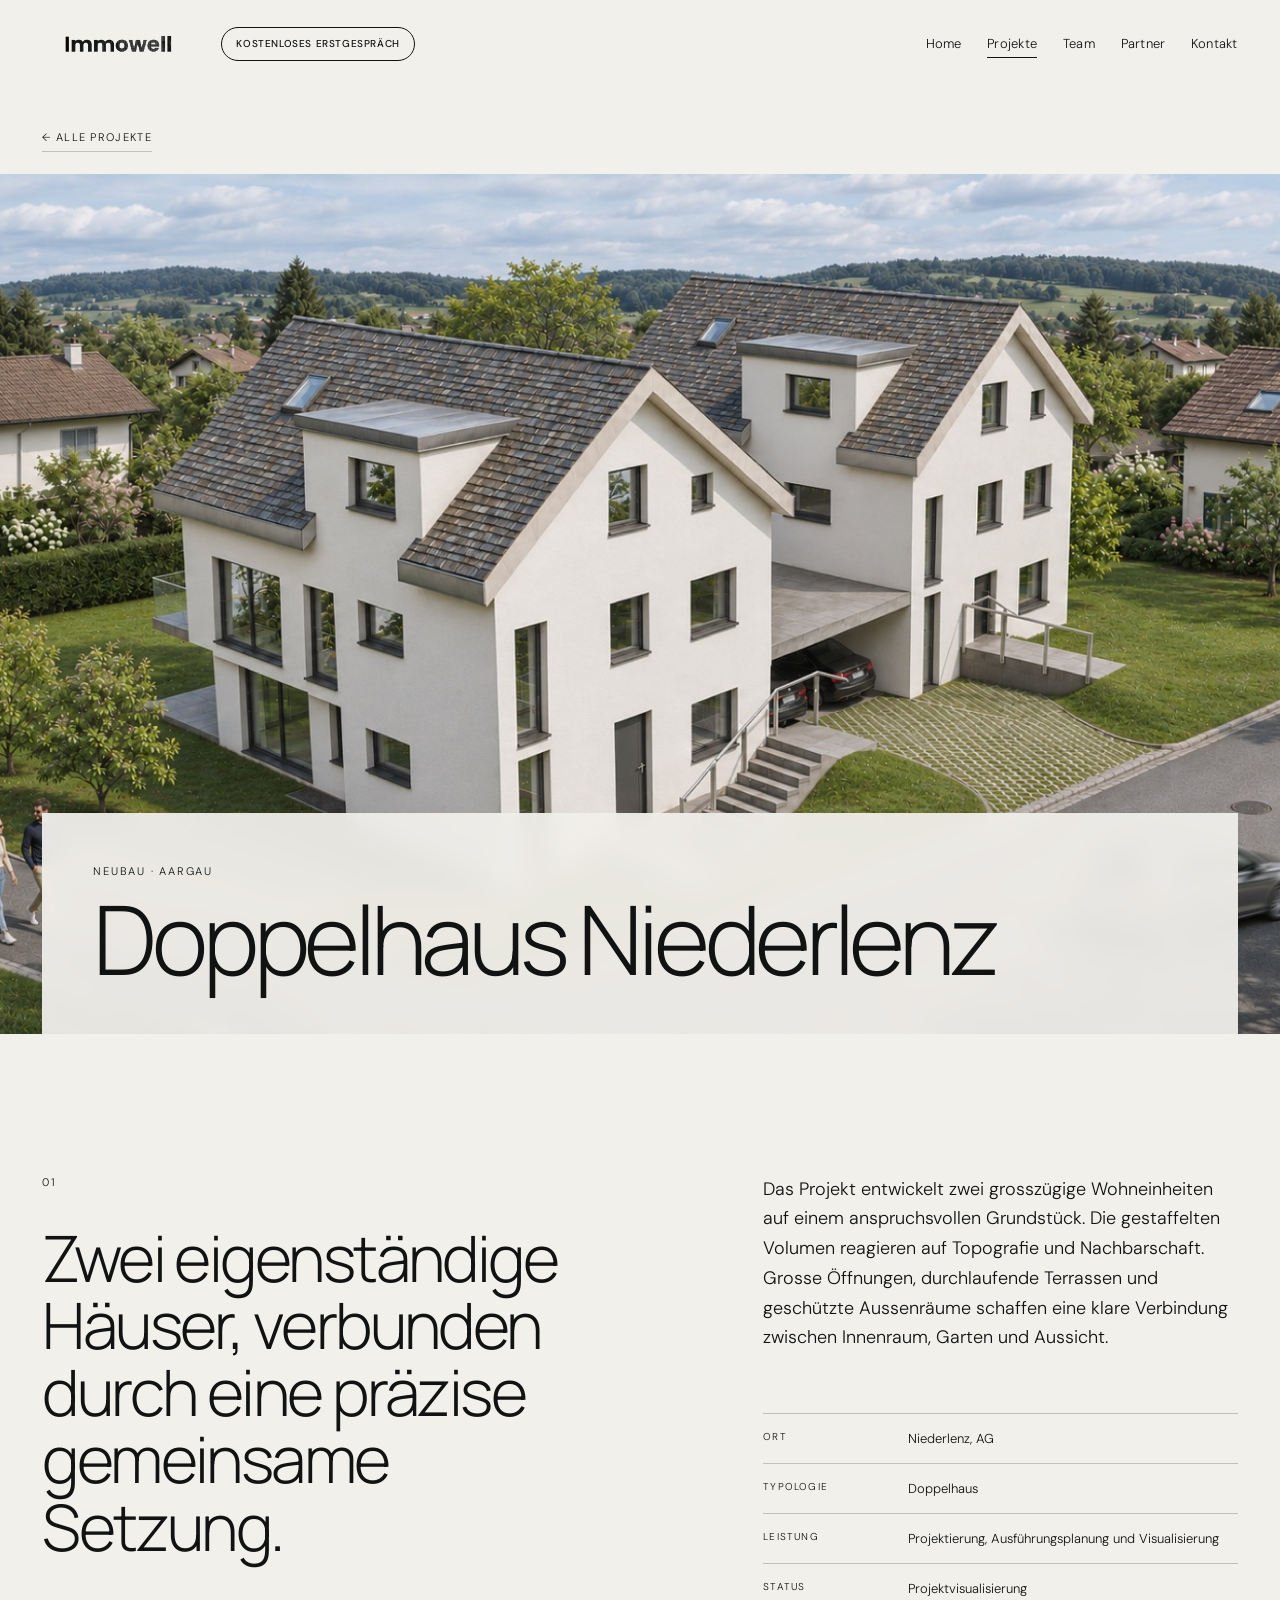
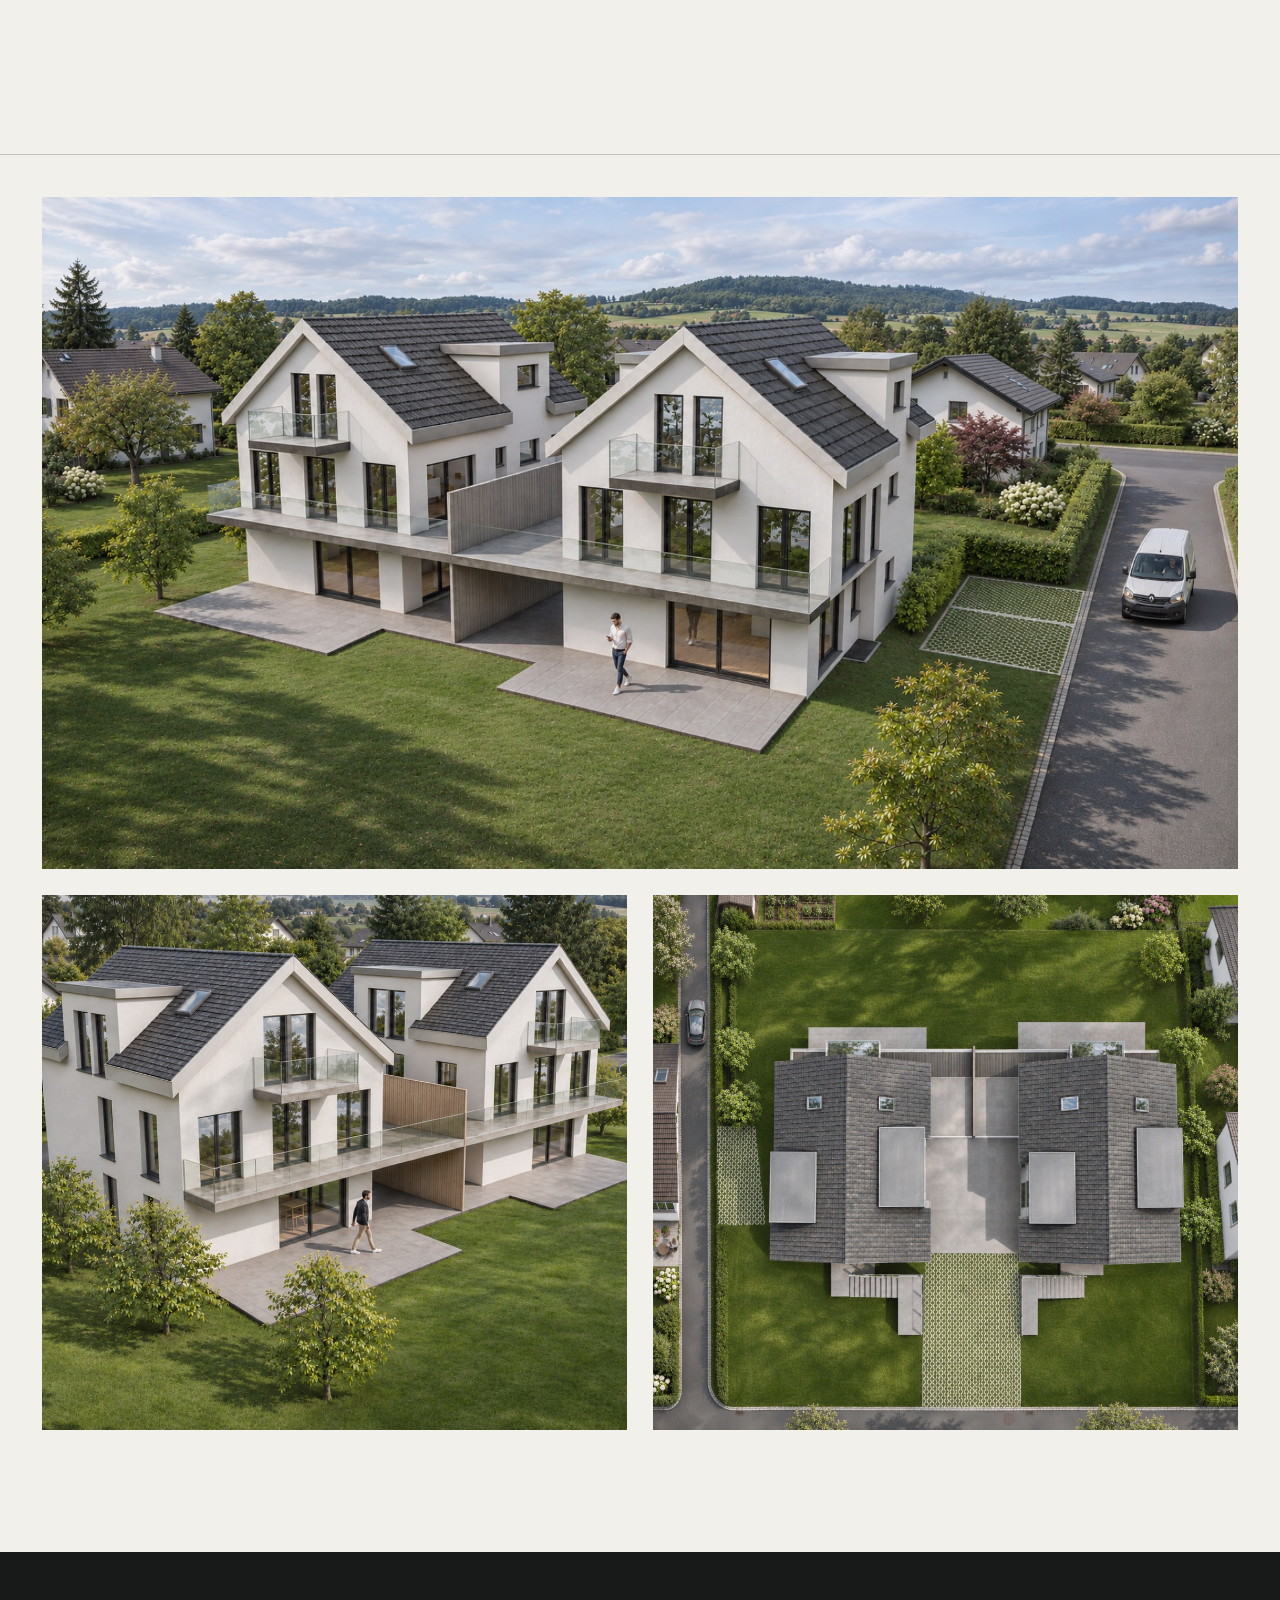
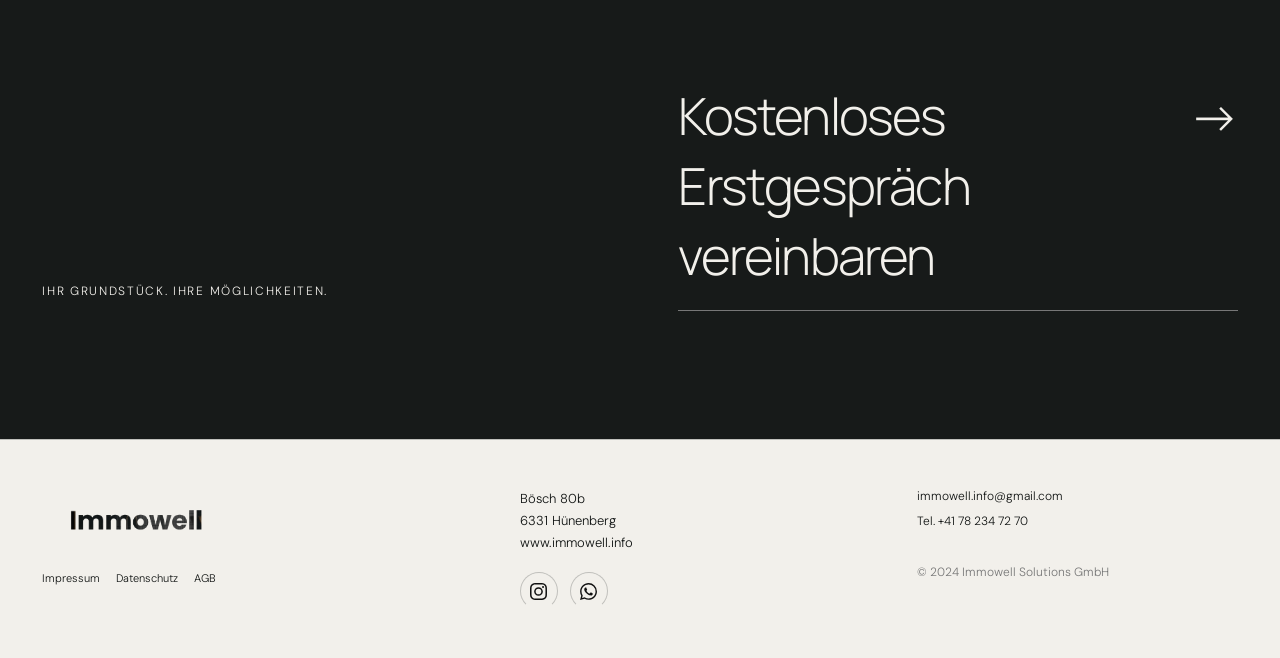
<file: project.html>
<!doctype html>
<html lang="de">
<head><meta charset="utf-8"><meta name="viewport" content="width=device-width,initial-scale=1"><title>Projekt — Immowell</title><link rel="stylesheet" href="styles.css"></head>
<body class="project-detail-page">
<header class="site-header inner-header"><div class="header-brand-group"><a class="brand" href="index.html"><img src="assets/immowell-logo.png" alt="Immowell"></a><a class="header-consultation" href="feasibility.html">Kostenloses Erstgespräch</a></div><button class="menu-toggle" aria-expanded="false" aria-controls="main-nav"><span>Menü</span></button><nav id="main-nav" class="main-nav"><a href="index.html">Home</a><a class="active" href="projects.html">Projekte</a><a href="team.html">Team</a><a href="partners.html">Partner</a><a href="contact.html">Kontakt</a></nav></header>
<main class="inner-main">
  <a class="project-back" href="projects.html">← Alle Projekte</a>
  <section class="project-detail-hero"><div class="project-detail-image" id="detail-hero"></div><div class="project-title-block"><p class="section-index" id="detail-kicker"></p><h1 id="detail-title"></h1></div></section>
  <section class="project-story"><div><p class="project-number" id="detail-number"></p><h2 id="detail-lead"></h2></div><div class="project-copy"><p id="detail-description"></p><dl><div><dt>Ort</dt><dd id="detail-location"></dd></div><div><dt>Typologie</dt><dd id="detail-type"></dd></div><div><dt>Leistung</dt><dd id="detail-service"></dd></div><div><dt>Status</dt><dd id="detail-status"></dd></div></dl></div></section>
  <section class="project-gallery" id="detail-gallery"></section>
  <section class="project-next"><p>Ihr Grundstück. Ihre Möglichkeiten.</p><a href="feasibility.html">Kostenloses Erstgespräch vereinbaren <span>→</span></a></section>
</main>
<footer class="site-footer"><div class="footer-brand"><img src="assets/immowell-logo.png" alt="Immowell"><nav class="footer-legal" aria-label="Rechtliches"><a href="imprint.html">Impressum</a><a href="privacy.html">Datenschutz</a><a href="terms.html">AGB</a></nav></div><address>Bösch 80b<br>6331 Hünenberg<br><a href="https://www.immowell.info">www.immowell.info</a><div class="social-icons"><a href="https://www.instagram.com/immowell.ch/" target="_blank" rel="noopener" aria-label="Immowell auf Instagram"><img src="assets/instagram.svg" alt=""></a><a href="https://wa.me/41782347270" target="_blank" rel="noopener" aria-label="Immowell über WhatsApp kontaktieren"><img src="assets/whatsapp.svg" alt=""></a></div></address><div class="footer-contact"><a href="mailto:immowell.info@gmail.com">immowell.info@gmail.com</a><a href="tel:+41782347270">Tel. +41 78 234 72 70</a><span>© 2024 Immowell Solutions GmbH</span></div></footer><script src="script.js"></script>
</body><script src="project-data.js"></script></html>
</file>
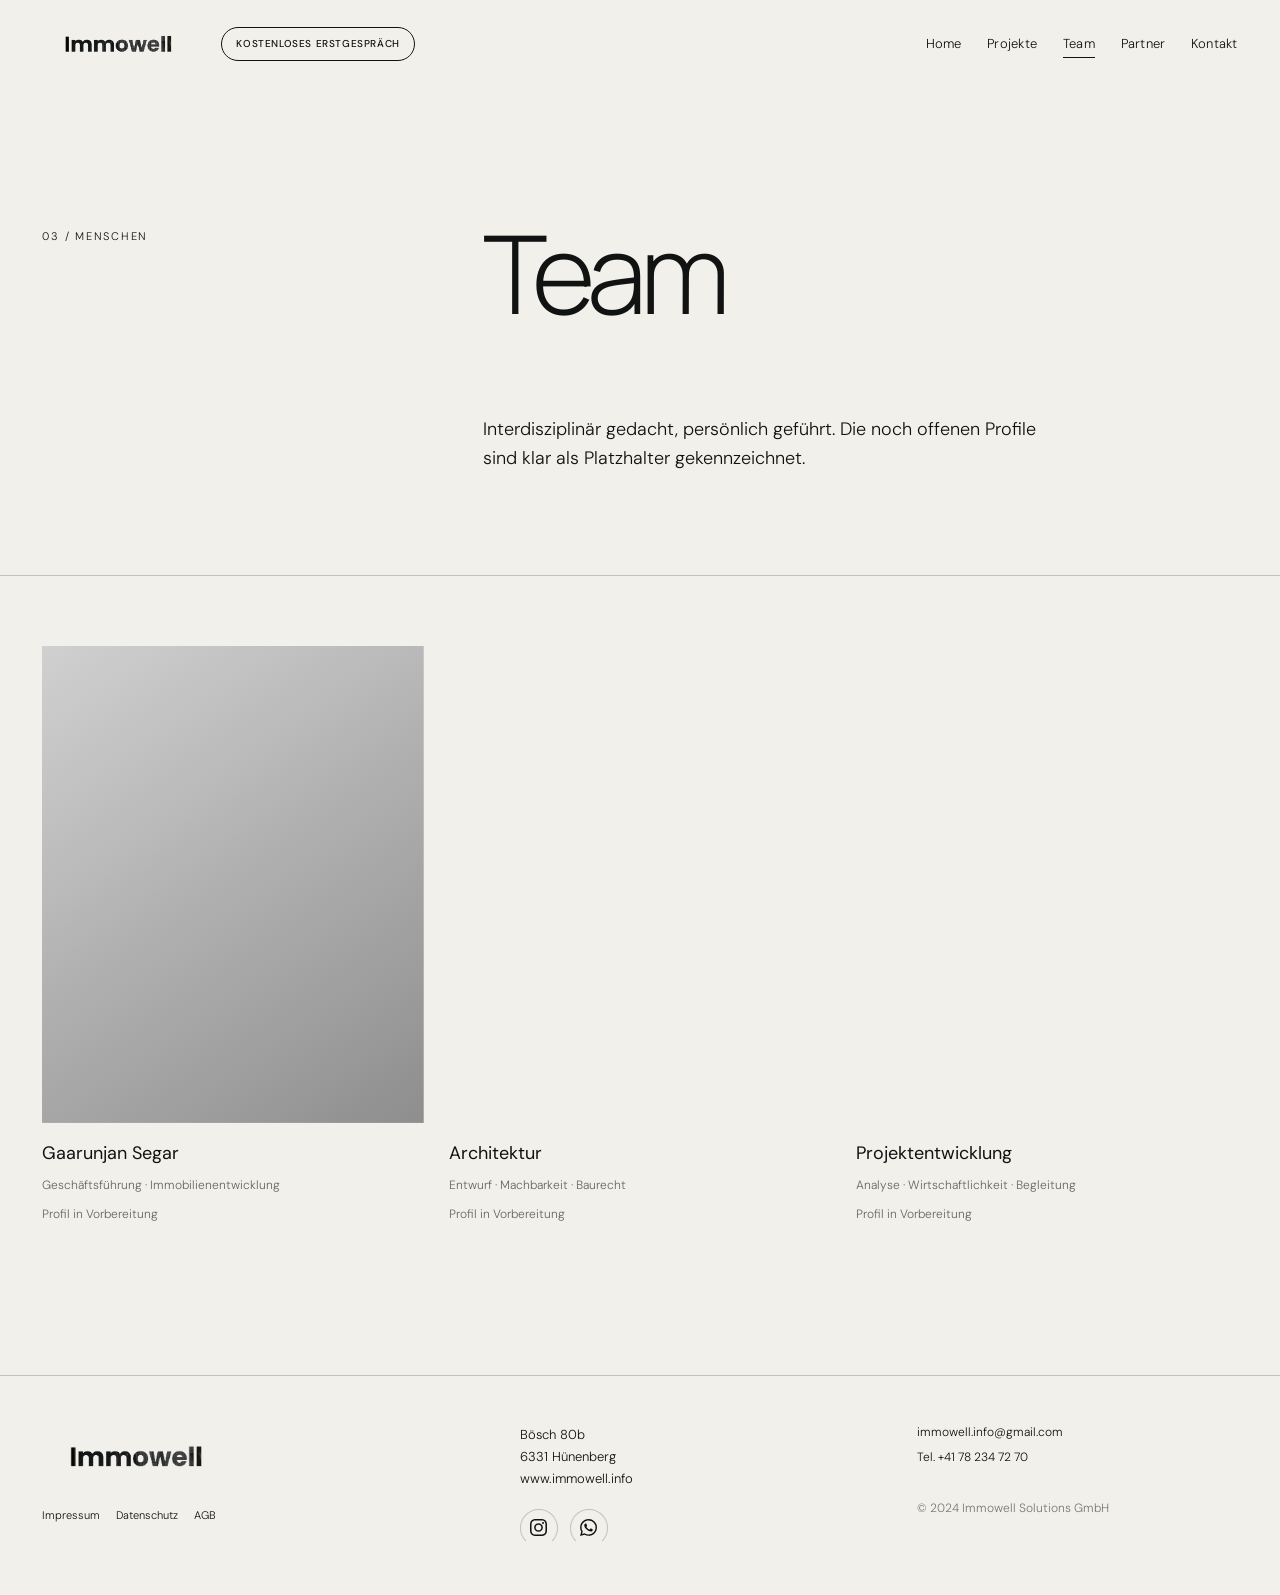
<file: team.html>
<!doctype html><html lang="de"><head><meta charset="utf-8"><meta name="viewport" content="width=device-width,initial-scale=1"><title>Team — Immowell</title><link rel="stylesheet" href="styles.css"></head><body><header class="site-header inner-header"><div class="header-brand-group"><a class="brand" href="index.html"><img src="assets/immowell-logo.png" alt="Immowell"></a><a class="header-consultation" href="feasibility.html">Kostenloses Erstgespräch</a></div><button class="menu-toggle" aria-expanded="false" aria-controls="main-nav"><span>Menü</span></button><nav id="main-nav" class="main-nav"><a href="index.html">Home</a><a href="projects.html">Projekte</a><a class="active" href="team.html">Team</a><a href="partners.html">Partner</a><a href="contact.html">Kontakt</a></nav></header><main class="inner-main"><section class="inner-hero"><p class="section-index">03 / Menschen</p><h1>Team</h1><p>Interdisziplinär gedacht, persönlich geführt. Die noch offenen Profile sind klar als Platzhalter gekennzeichnet.</p></section><section class="people-section inner-people"><div class="people-grid"><article class="person reveal"><div class="portrait portrait-one"></div><h3>Gaarunjan Segar</h3><p>Geschäftsführung · Immobilienentwicklung</p><small>Profil in Vorbereitung</small></article><article class="person reveal"><div class="portrait portrait-two"></div><h3>Architektur</h3><p>Entwurf · Machbarkeit · Baurecht</p><small>Profil in Vorbereitung</small></article><article class="person reveal"><div class="portrait portrait-three"></div><h3>Projektentwicklung</h3><p>Analyse · Wirtschaftlichkeit · Begleitung</p><small>Profil in Vorbereitung</small></article></div></section></main><footer class="site-footer"><div class="footer-brand"><img src="assets/immowell-logo.png" alt="Immowell"><nav class="footer-legal" aria-label="Rechtliches"><a href="imprint.html">Impressum</a><a href="privacy.html">Datenschutz</a><a href="terms.html">AGB</a></nav></div><address>Bösch 80b<br>6331 Hünenberg<br><a href="https://www.immowell.info">www.immowell.info</a><div class="social-icons"><a href="https://www.instagram.com/immowell.ch/" target="_blank" rel="noopener" aria-label="Immowell auf Instagram"><img src="assets/instagram.svg" alt=""></a><a href="https://wa.me/41782347270" target="_blank" rel="noopener" aria-label="Immowell über WhatsApp kontaktieren"><img src="assets/whatsapp.svg" alt=""></a></div></address><div class="footer-contact"><a href="mailto:immowell.info@gmail.com">immowell.info@gmail.com</a><a href="tel:+41782347270">Tel. +41 78 234 72 70</a><span>© 2024 Immowell Solutions GmbH</span></div></footer><script src="script.js"></script></body></html>
</file>
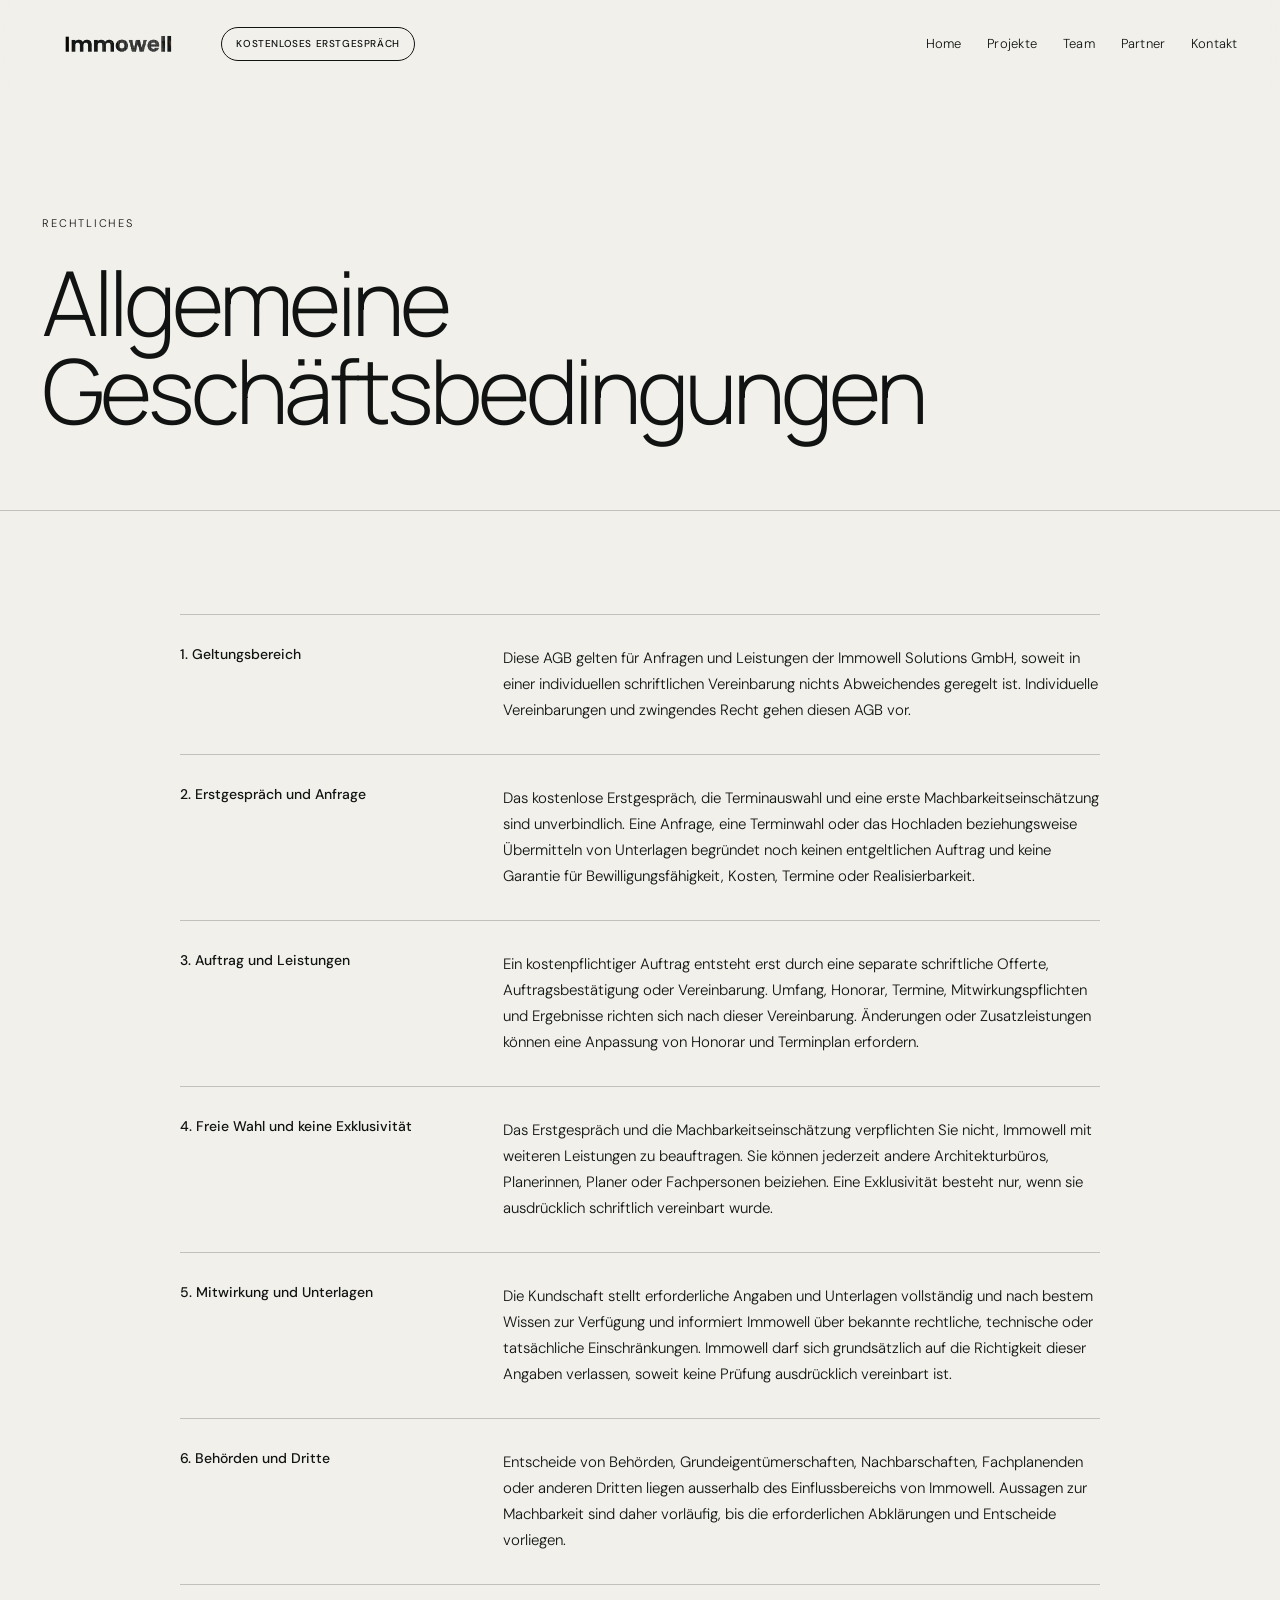
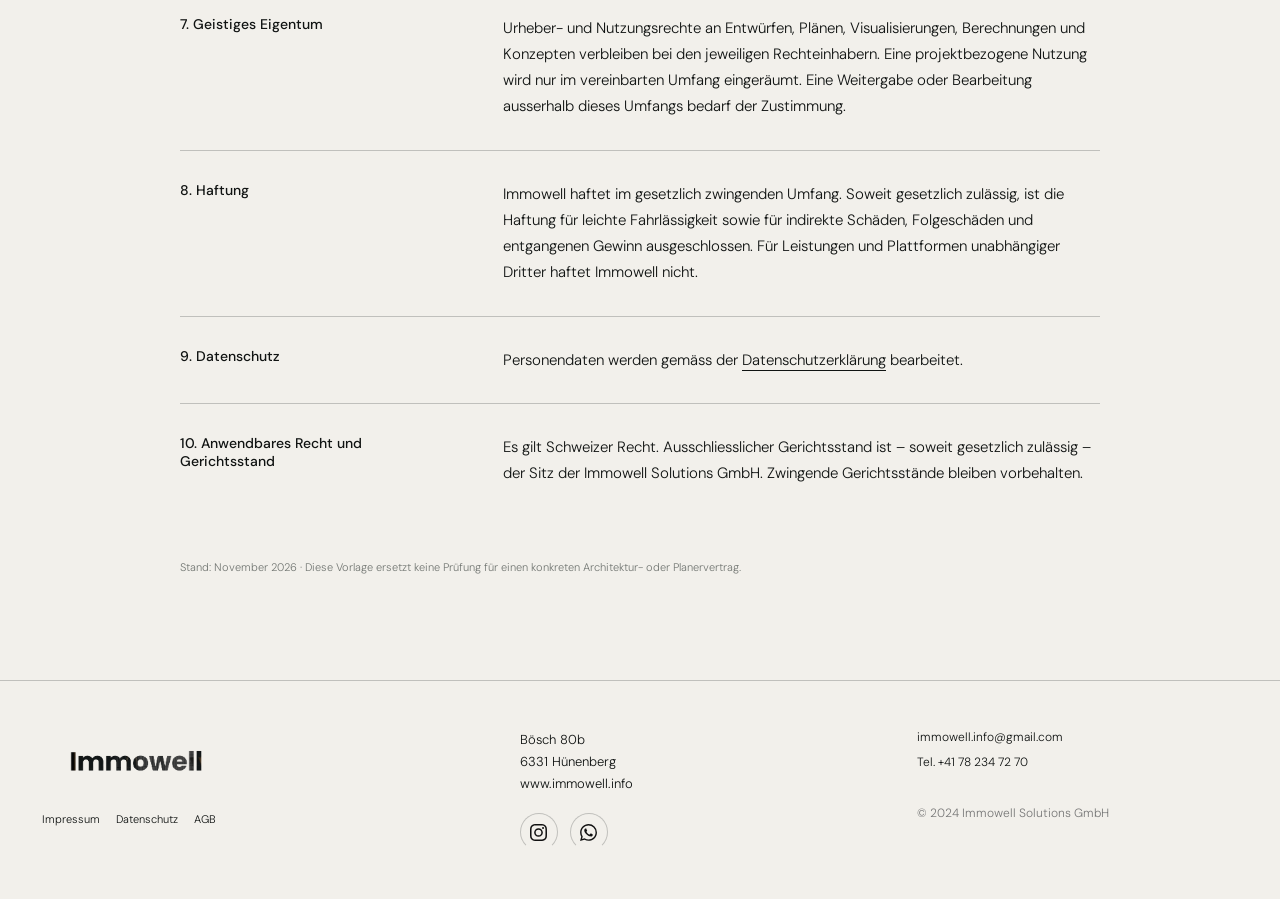
<file: terms.html>
<!doctype html><html lang="de"><head><meta charset="utf-8"><meta name="viewport" content="width=device-width,initial-scale=1"><title>AGB — Immowell</title><link rel="stylesheet" href="styles.css"></head><body><header class="site-header inner-header"><div class="header-brand-group"><a class="brand" href="index.html"><img src="assets/immowell-logo.png" alt="Immowell"></a><a class="header-consultation" href="feasibility.html">Kostenloses Erstgespräch</a></div><button class="menu-toggle" aria-expanded="false" aria-controls="main-nav"><span>Menü</span></button><nav id="main-nav" class="main-nav"><a href="index.html">Home</a><a href="projects.html">Projekte</a><a href="team.html">Team</a><a href="partners.html">Partner</a><a href="contact.html">Kontakt</a></nav></header><main class="legal-main"><header class="legal-hero"><p class="section-index">Rechtliches</p><h1>Allgemeine Geschäftsbedingungen</h1></header><article class="legal-content"><section><h2>1. Geltungsbereich</h2><p>Diese AGB gelten für Anfragen und Leistungen der Immowell Solutions GmbH, soweit in einer individuellen schriftlichen Vereinbarung nichts Abweichendes geregelt ist. Individuelle Vereinbarungen und zwingendes Recht gehen diesen AGB vor.</p></section><section><h2>2. Erstgespräch und Anfrage</h2><p>Das kostenlose Erstgespräch, die Terminauswahl und eine erste Machbarkeitseinschätzung sind unverbindlich. Eine Anfrage, eine Terminwahl oder das Hochladen beziehungsweise Übermitteln von Unterlagen begründet noch keinen entgeltlichen Auftrag und keine Garantie für Bewilligungsfähigkeit, Kosten, Termine oder Realisierbarkeit.</p></section><section><h2>3. Auftrag und Leistungen</h2><p>Ein kostenpflichtiger Auftrag entsteht erst durch eine separate schriftliche Offerte, Auftragsbestätigung oder Vereinbarung. Umfang, Honorar, Termine, Mitwirkungspflichten und Ergebnisse richten sich nach dieser Vereinbarung. Änderungen oder Zusatzleistungen können eine Anpassung von Honorar und Terminplan erfordern.</p></section><section><h2>4. Freie Wahl und keine Exklusivität</h2><p>Das Erstgespräch und die Machbarkeitseinschätzung verpflichten Sie nicht, Immowell mit weiteren Leistungen zu beauftragen. Sie können jederzeit andere Architekturbüros, Planerinnen, Planer oder Fachpersonen beiziehen. Eine Exklusivität besteht nur, wenn sie ausdrücklich schriftlich vereinbart wurde.</p></section><section><h2>5. Mitwirkung und Unterlagen</h2><p>Die Kundschaft stellt erforderliche Angaben und Unterlagen vollständig und nach bestem Wissen zur Verfügung und informiert Immowell über bekannte rechtliche, technische oder tatsächliche Einschränkungen. Immowell darf sich grundsätzlich auf die Richtigkeit dieser Angaben verlassen, soweit keine Prüfung ausdrücklich vereinbart ist.</p></section><section><h2>6. Behörden und Dritte</h2><p>Entscheide von Behörden, Grundeigentümerschaften, Nachbarschaften, Fachplanenden oder anderen Dritten liegen ausserhalb des Einflussbereichs von Immowell. Aussagen zur Machbarkeit sind daher vorläufig, bis die erforderlichen Abklärungen und Entscheide vorliegen.</p></section><section><h2>7. Geistiges Eigentum</h2><p>Urheber- und Nutzungsrechte an Entwürfen, Plänen, Visualisierungen, Berechnungen und Konzepten verbleiben bei den jeweiligen Rechteinhabern. Eine projektbezogene Nutzung wird nur im vereinbarten Umfang eingeräumt. Eine Weitergabe oder Bearbeitung ausserhalb dieses Umfangs bedarf der Zustimmung.</p></section><section><h2>8. Haftung</h2><p>Immowell haftet im gesetzlich zwingenden Umfang. Soweit gesetzlich zulässig, ist die Haftung für leichte Fahrlässigkeit sowie für indirekte Schäden, Folgeschäden und entgangenen Gewinn ausgeschlossen. Für Leistungen und Plattformen unabhängiger Dritter haftet Immowell nicht.</p></section><section><h2>9. Datenschutz</h2><p>Personendaten werden gemäss der <a href="privacy.html">Datenschutzerklärung</a> bearbeitet.</p></section><section><h2>10. Anwendbares Recht und Gerichtsstand</h2><p>Es gilt Schweizer Recht. Ausschliesslicher Gerichtsstand ist – soweit gesetzlich zulässig – der Sitz der Immowell Solutions GmbH. Zwingende Gerichtsstände bleiben vorbehalten.</p></section><p class="legal-note">Stand: November 2026 · Diese Vorlage ersetzt keine Prüfung für einen konkreten Architektur- oder Planervertrag.</p></article></main><footer class="site-footer"><div class="footer-brand"><img src="assets/immowell-logo.png" alt="Immowell"><nav class="footer-legal" aria-label="Rechtliches"><a href="imprint.html">Impressum</a><a href="privacy.html">Datenschutz</a><a href="terms.html">AGB</a></nav></div><address>Bösch 80b<br>6331 Hünenberg<br><a href="https://www.immowell.info">www.immowell.info</a><div class="social-icons"><a href="https://www.instagram.com/immowell.ch/" target="_blank" rel="noopener" aria-label="Immowell auf Instagram"><img src="assets/instagram.svg" alt=""></a><a href="https://wa.me/41782347270" target="_blank" rel="noopener" aria-label="Immowell über WhatsApp kontaktieren"><img src="assets/whatsapp.svg" alt=""></a></div></address><div class="footer-contact"><a href="mailto:immowell.info@gmail.com">immowell.info@gmail.com</a><a href="tel:+41782347270">Tel. +41 78 234 72 70</a><span>© 2024 Immowell Solutions GmbH</span></div></footer><script src="script.js"></script></body></html>
</file>
<file: styles.css>
@import url('https://fonts.googleapis.com/css2?family=DM+Sans:wght@300;400;500&family=Manrope:wght@300;400;500&display=swap');
:root{--ink:#101312;--paper:#f2f0eb;--warm:#d7d2c8;--line:rgba(16,19,18,.22);--accent:#9eaa98;--pad:clamp(22px,3.3vw,58px)}*{box-sizing:border-box}html{scroll-behavior:smooth}body{margin:0;background:var(--paper);color:var(--ink);font-family:'DM Sans',Arial,sans-serif;font-weight:300}body.is-loading{overflow:hidden}a{color:inherit;text-decoration:none}button,input,textarea{font:inherit}img{display:block;max-width:100%}.intro{position:fixed;inset:0;z-index:1000;background:#f7f6f2;display:grid;place-items:center;pointer-events:none;animation:introAway .8s cubic-bezier(.65,0,.35,1) 3.05s forwards}.intro-logo{width:min(62vw,780px);mix-blend-mode:multiply;animation:logoEnter 1.55s cubic-bezier(.16,1,.3,1) both}.site-header{position:fixed;z-index:100;left:0;top:0;width:100%;height:88px;padding:20px var(--pad);display:flex;align-items:center;justify-content:space-between;background:rgba(242,240,235,.88);backdrop-filter:blur(14px);transform:translateY(-100%);animation:headerIn .7s ease 3.1s forwards;border-bottom:1px solid transparent}.site-header.scrolled{border-color:var(--line)}.header-brand-group{display:flex;align-items:center;gap:clamp(16px,2vw,32px);min-width:0}.brand{width:clamp(128px,12vw,190px);flex:0 0 auto}.header-consultation{display:inline-flex;align-items:center;min-height:34px;padding:8px 14px;border:1px solid currentColor;border-radius:999px;font-size:10px;font-weight:500;line-height:1.15;letter-spacing:.06em;text-transform:uppercase;white-space:nowrap;transition:background .25s,color .25s}.header-consultation:hover,.header-consultation.active{background:var(--ink);color:var(--paper)}.dark-header .header-consultation:hover,.dark-header .header-consultation.active{background:var(--paper);color:var(--ink)}body.is-loading .brand{opacity:0}body:not(.is-loading) .brand{opacity:1;transition:opacity .25s}.brand img,footer img{mix-blend-mode:multiply}.main-nav{display:flex;gap:clamp(18px,2vw,36px);font-size:13px;letter-spacing:.02em}.main-nav a{position:relative}.main-nav a:after{content:'';position:absolute;left:0;bottom:-6px;width:100%;height:1px;background:currentColor;transform:scaleX(0);transform-origin:right;transition:transform .35s}.main-nav a:hover:after{transform:scaleX(1);transform-origin:left}.menu-toggle{display:none;background:none;border:0}.hero{min-height:100svh;position:relative;padding-top:88px;display:grid;grid-template-columns:59% 41%;overflow:hidden}.hero-media{min-height:calc(100svh - 88px);background:linear-gradient(0deg,rgba(8,12,10,.06),rgba(8,12,10,.06)),url('https://images.unsplash.com/photo-1600607687920-4e2a09cf159d?auto=format&fit=crop&w=1800&q=88') center/cover}.hero-copy{align-self:center;padding:var(--pad)}.eyebrow,.section-index{font-size:11px;text-transform:uppercase;letter-spacing:.16em;margin:0 0 28px}.hero h1,.statement h2,.section-head h2,.study-intro h2,.contact-main h2{font-family:'Manrope',sans-serif;font-weight:300;letter-spacing:-.04em;line-height:.98;margin:0}.hero h1{font-size:clamp(52px,6.2vw,112px)}.lead{font-size:clamp(17px,1.35vw,23px);line-height:1.5;max-width:590px;margin:36px 0}.text-link{display:inline-flex;gap:30px;padding-bottom:9px;border-bottom:1px solid}.scroll-cue{position:absolute;bottom:24px;left:var(--pad);color:white;text-transform:uppercase;font-size:9px;letter-spacing:.18em;display:flex;align-items:center;gap:12px}.scroll-cue span{width:55px;height:1px;background:white}.statement,.projects-section,.people-section{padding:clamp(100px,12vw,190px) var(--pad)}.statement{display:grid;grid-template-columns:1fr 2fr;gap:5vw;border-bottom:1px solid var(--line)}.statement h2{font-size:clamp(48px,7vw,120px);grid-column:2}.statement-text{grid-column:2;display:grid;grid-template-columns:1fr 1fr;gap:6vw;margin-top:50px;font-size:17px;line-height:1.65}.section-head{display:grid;grid-template-columns:1fr 1fr;gap:5vw;align-items:end;margin-bottom:60px}.section-head h2{font-size:clamp(62px,9vw,150px)}.section-head>p{max-width:540px;font-size:15px;line-height:1.6}.filters{display:flex;flex-wrap:wrap;gap:10px;margin-bottom:40px}.filter{background:transparent;border:1px solid var(--line);border-radius:30px;padding:10px 19px;cursor:pointer;transition:.25s}.filter:hover,.filter.active{background:var(--ink);color:white;border-color:var(--ink)}.project-grid{display:grid;grid-template-columns:repeat(2,1fr);gap:7vw 2vw}.project-card{transition:opacity .45s,transform .45s}.project-card.filtered-out{display:none}.project-card:nth-child(even){margin-top:10vw}.project-image{aspect-ratio:4/3;background-size:cover;background-position:center;position:relative;overflow:hidden;transition:filter .45s}.project-image:after{content:'';position:absolute;inset:0;background:#111;opacity:0;transition:.5s}.project-card:hover .project-image:after{opacity:.08}.project-image span{position:absolute;z-index:2;top:15px;left:15px;background:rgba(242,240,235,.92);padding:7px 10px;font-size:9px;text-transform:uppercase;letter-spacing:.12em}.project-tall .project-image{aspect-ratio:3/4}.project-wide{grid-column:span 2}.project-wide .project-image{aspect-ratio:16/7}.image-one{background-image:url('https://images.unsplash.com/photo-1600566753190-17f0baa2a6c3?auto=format&fit=crop&w=1500&q=85')}.image-two{background-image:url('https://images.unsplash.com/photo-1600607688969-a5bfcd646154?auto=format&fit=crop&w=1500&q=85')}.image-three{background-image:url('https://images.unsplash.com/photo-1600573472550-8090b5e0745e?auto=format&fit=crop&w=1500&q=85')}.image-four{background-image:url('https://images.unsplash.com/photo-1600607687939-ce8a6c25118c?auto=format&fit=crop&w=1800&q=85')}.image-five{background-image:url('https://images.unsplash.com/photo-1600585154340-be6161a56a0c?auto=format&fit=crop&w=1500&q=85')}.image-six{background-image:url('https://images.unsplash.com/photo-1600607687644-c7171b42498f?auto=format&fit=crop&w=1500&q=85')}.project-meta{display:grid;grid-template-columns:1fr auto;grid-template-rows:auto auto;margin-top:16px}.project-meta h3{font-weight:400;font-size:21px;margin:0}.project-meta p{font-size:12px;color:#626661;margin:5px 0}.project-meta b{grid-column:2;grid-row:1/3;font-weight:300;font-size:11px}.study-section{background:#141817;color:#f2f0eb;padding:clamp(90px,11vw,170px) var(--pad);display:grid;grid-template-columns:1fr 1.05fr;gap:8vw}.light{color:#a9afa9}.study-intro h2{font-size:clamp(52px,6vw,98px);max-width:800px}.study-intro>p:not(.section-index){font-size:18px;line-height:1.6;max-width:520px;margin:40px 0}.study-intro ol{padding:0;margin:65px 0 0;list-style:none;border-top:1px solid #424746}.study-intro li{padding:18px 0;border-bottom:1px solid #424746;display:flex;gap:40px}.study-intro li span{font-size:10px;color:#999}.study-form{align-self:start;background:#f0eee9;color:var(--ink);padding:clamp(24px,3vw,48px)}.study-form label,.study-form legend{display:block;font-size:11px;text-transform:uppercase;letter-spacing:.1em}.study-form input,.study-form textarea{width:100%;border:0;border-bottom:1px solid #a9aaa5;background:transparent;border-radius:0;padding:12px 0 10px;outline:none;text-transform:none;letter-spacing:0;font-size:15px}.study-form input:focus,.study-form textarea:focus{border-color:#111}.study-form textarea{resize:vertical}.form-row{display:grid;grid-template-columns:1fr auto 1fr;gap:16px;align-items:end}.or{font-size:10px;padding-bottom:13px;color:#777}.study-form>label,.study-form>.form-row,.study-form fieldset{margin-bottom:28px}.file-drop{border:1px dashed #8c8e89;padding:24px!important;text-align:center;cursor:pointer}.file-drop input{display:none}.file-drop span,.file-drop strong,.file-drop small,.file-drop em{display:block}.file-icon{font-size:25px;margin-bottom:6px}.file-drop strong{font-size:12px;font-weight:500}.file-drop small,.file-drop em{font-size:10px;color:#666;text-transform:none;letter-spacing:0;margin-top:5px}.file-drop em{font-style:normal;color:#222}.study-form fieldset{border:0;padding:0}.slots{display:grid;grid-template-columns:repeat(4,1fr);gap:7px;margin-top:12px}.slots button{border:1px solid #a8aaa5;background:transparent;padding:11px 5px;cursor:pointer;font-size:10px}.slots button.selected{background:#151817;color:white}.slots b{font-weight:400}.consent{display:flex!important;gap:11px;align-items:flex-start;text-transform:none!important;letter-spacing:0!important;line-height:1.4}.consent input{width:16px;height:16px}.submit-button{width:100%;display:flex;justify-content:space-between;border:0;background:#171a19;color:white;padding:18px 20px;cursor:pointer}.form-note{font-size:10px;color:#666;line-height:1.5}.form-status{font-size:12px;line-height:1.45;margin-top:12px}.people-grid{display:grid;grid-template-columns:repeat(3,1fr);gap:2vw}.portrait{aspect-ratio:4/5;background-size:cover;background-position:center;filter:grayscale(1)}.portrait-one{background-image:linear-gradient(145deg,#d5d0c6,#8a9089)}.portrait-two{background-image:url('https://images.unsplash.com/photo-1497366754035-f200968a6e72?auto=format&fit=crop&w=900&q=80')}.portrait-three{background-image:url('https://images.unsplash.com/photo-1497366811353-6870744d04b2?auto=format&fit=crop&w=900&q=80')}.person h3{font-size:18px;font-weight:400;margin:18px 0 5px}.person p,.person small{font-size:12px;color:#626661}.person small{display:block;margin-top:13px}.partners-section{padding:90px var(--pad);border-top:1px solid var(--line);border-bottom:1px solid var(--line);display:grid;grid-template-columns:.5fr 1fr 1fr;gap:5vw}.partners-section h2{font-weight:300;font-size:clamp(40px,5vw,80px);margin:0}.partners-section p{line-height:1.6}.partner-list{display:flex;flex-direction:column}.partner-list span{padding:15px 0;border-bottom:1px solid var(--line)}.contact-section{min-height:85vh;background:#171a19;color:#f2f0eb;padding:clamp(90px,10vw,160px) var(--pad);display:grid;grid-template-columns:2fr 1fr;gap:8vw}.contact-main h2{font-size:clamp(58px,8vw,130px)}.contact-main>a{display:inline-block;font-size:clamp(20px,2vw,32px);margin-top:70px;border-bottom:1px solid}.contact-main>p:not(.section-index){color:#aaa}.contact-aside{align-self:end;border-top:1px solid #555;padding-top:25px}.contact-aside p{line-height:1.55}.contact-aside a{display:inline-block;margin:35px 0;border-bottom:1px solid}.contact-aside small{display:block;color:#8e9490;line-height:1.5}footer{padding:38px var(--pad);display:flex;justify-content:space-between;align-items:flex-end}footer img{width:190px}footer div{display:flex;gap:20px;font-size:10px}.reveal{opacity:0;transform:translateY(38px);transition:opacity 1s cubic-bezier(.2,.6,.2,1),transform 1s cubic-bezier(.2,.6,.2,1)}.reveal.visible{opacity:1;transform:none}@keyframes logoEnter{0%{opacity:0;transform:translateY(70px) scale(.78);filter:blur(8px)}100%{opacity:1;transform:none;filter:none}}@keyframes introAway{to{opacity:0;visibility:hidden}}@keyframes headerIn{to{transform:none}}
@media(max-width:900px){.main-nav{position:fixed;top:72px;left:0;width:100vw;height:calc(100vh - 72px);background:var(--paper);display:flex;flex-direction:column;justify-content:center;align-items:center;font-size:32px;opacity:0;visibility:hidden;pointer-events:none;transform:translateY(-20px);transition:opacity .35s,transform .55s,visibility .55s;z-index:-1}.main-nav.open{opacity:1;visibility:visible;pointer-events:auto;transform:none}.menu-toggle{display:block;z-index:2}.menu-toggle span{font-size:11px;text-transform:uppercase;letter-spacing:.1em}.menu-toggle i{display:none}.hero{grid-template-columns:1fr;padding-top:72px}.site-header{height:72px}.header-brand-group{gap:10px}.brand{width:112px}.header-consultation{max-width:145px;padding:7px 9px;font-size:8px;letter-spacing:.035em;text-align:center}.hero-media{min-height:55svh}.hero-copy{padding-top:50px;padding-bottom:90px}.scroll-cue{display:none}.statement{grid-template-columns:1fr}.statement h2,.statement-text{grid-column:1}.statement-text{grid-template-columns:1fr}.section-head{grid-template-columns:1fr}.project-grid{grid-template-columns:1fr;gap:70px}.project-card:nth-child(even){margin-top:0}.project-wide{grid-column:auto}.project-wide .project-image{aspect-ratio:4/3}.study-section{grid-template-columns:1fr}.people-grid{grid-template-columns:1fr 1fr}.partners-section{grid-template-columns:1fr}.contact-section{grid-template-columns:1fr;min-height:auto}.contact-aside{margin-top:90px}footer{align-items:flex-start;gap:30px}footer div{flex-direction:column;gap:7px}}
@media(max-width:560px){.intro-logo{width:82vw}.people-grid{grid-template-columns:1fr}.form-row{grid-template-columns:1fr}.or{padding:0;text-align:center}.slots{grid-template-columns:1fr 1fr}.study-form{margin-left:calc(var(--pad) * -1);margin-right:calc(var(--pad) * -1)}footer{flex-direction:column}footer div{margin-top:25px}.hero h1{font-size:47px}.statement h2{font-size:45px}}
@media(prefers-reduced-motion:reduce){*{scroll-behavior:auto!important}.intro{display:none}.site-header{transform:none;animation:none}.reveal{opacity:1;transform:none;transition:none}}

/* Multipage architecture */
.inner-header{transform:none;animation:none}.main-nav a.active:after{transform:scaleX(1)}.inner-main{padding-top:88px}.inner-hero{padding:clamp(90px,11vw,170px) var(--pad) clamp(70px,8vw,120px);display:grid;grid-template-columns:1fr 2fr;gap:5vw;border-bottom:1px solid var(--line)}.inner-hero h1{font-family:'Manrope',sans-serif;font-size:clamp(58px,8.5vw,132px);font-weight:300;line-height:.8;letter-spacing:-.065em;margin:0}.inner-hero>p:last-child{grid-column:2;max-width:580px;font-size:18px;line-height:1.6;margin:35px 0 0}.inner-projects,.inner-people{padding-top:70px}.page-links{padding:40px var(--pad) 120px}.page-link{display:grid;grid-template-columns:60px 1fr auto;align-items:center;border-bottom:1px solid var(--line);padding:30px 0}.page-link span{font-size:10px}.page-link h2{font-family:'Manrope',sans-serif;font-size:clamp(36px,6vw,90px);font-weight:300;letter-spacing:-.04em;margin:0}.page-link b{font-size:28px;font-weight:300;transition:transform .3s}.page-link:hover b{transform:translate(6px,-6px)}.study-section.standalone{min-height:calc(100vh - 88px);padding-top:90px}.study-intro h1{font-family:'Manrope',sans-serif;font-weight:300;letter-spacing:-.04em;line-height:.98;font-size:clamp(46px,5vw,82px);margin:0}.dark-header{background:rgba(20,24,23,.92);color:#f2f0eb}.dark-header .brand img{filter:invert(1);mix-blend-mode:screen}.dark-page{background:#141817}.partner-profiles{padding:0 var(--pad) 130px}.partner-profile{display:grid;grid-template-columns:1fr 1.25fr;gap:8vw;padding:80px 0;border-bottom:1px solid var(--line);align-items:center}.partner-logo{min-height:390px;display:grid;place-items:center;padding:20px}.partner-logo img{width:min(54%,330px);height:240px;object-fit:contain}.partner-logo.rtec img{width:min(52%,300px);mix-blend-mode:multiply}.partner-copy h2{font-family:'Manrope',sans-serif;font-size:clamp(36px,5vw,76px);font-weight:300;line-height:1;letter-spacing:-.04em;margin:12px 0 28px}.partner-copy>p:not(.partner-number){font-size:17px;line-height:1.6;max-width:620px}.partner-number{font-size:10px;letter-spacing:.12em}.partner-copy h3{font-size:11px;text-transform:uppercase;letter-spacing:.14em;margin:44px 0 12px}.partner-copy ul{list-style:none;padding:0;margin:0}.partner-copy li{padding:13px 0;border-bottom:1px solid var(--line);font-size:18px}.partner-copy small{display:block;color:#777;line-height:1.5;margin-top:22px}.standalone-contact{min-height:calc(100vh - 88px)}.contact-main h1{font-family:'Manrope',sans-serif;font-weight:300;letter-spacing:-.04em;line-height:.98;font-size:clamp(50px,6.5vw,105px);margin:0}
@media(max-width:900px){.inner-main{padding-top:72px}.inner-hero{grid-template-columns:1fr}.inner-hero>p:last-child{grid-column:1}.partner-profile{grid-template-columns:1fr}.partner-logo{min-height:300px}.dark-header .main-nav{background:#141817}.study-section.standalone,.standalone-contact{min-height:calc(100vh - 72px)}}
@media(max-width:560px){.inner-hero h1{font-size:52px}.page-link{grid-template-columns:36px 1fr auto}.page-link h2{font-size:34px}.partner-logo{padding:25px;min-height:250px}.partner-logo img{height:220px}.partner-profile{padding:55px 0}}

/* Contact details and social footer */
.site-footer{padding:48px var(--pad);display:grid;grid-template-columns:1.25fr 1fr 1fr;gap:6vw;align-items:start;border-top:1px solid var(--line);background:var(--paper);color:var(--ink)}.site-footer .footer-brand{display:block}.site-footer .footer-brand>img{width:190px}.site-footer address{font-style:normal;font-size:13px;line-height:1.7}.site-footer address a,.footer-contact a{border-bottom:1px solid transparent}.site-footer address a:hover,.footer-contact a:hover{border-color:currentColor}.footer-contact{display:flex!important;flex-direction:column;align-items:flex-start;gap:8px!important;font-size:12px}.footer-contact span{margin-top:26px;color:#777}.social-icons{display:flex!important;gap:12px!important;margin-top:24px}.social-icons a,.social-icon-link{width:38px;height:38px;border:1px solid var(--line);border-radius:50%;display:grid;place-items:center;transition:.25s}.social-icons a:hover,.social-icon-link:hover{background:var(--ink)}.social-icons a:hover img,.social-icon-link:hover img{filter:invert(1)}.social-icons img,.social-icon-link img{width:17px!important;height:17px;mix-blend-mode:normal!important}.contact-social{margin-top:30px}.contact-social>p{font-size:13px;color:#a9afa9}.whatsapp-cta{display:inline-flex!important;align-items:center;gap:12px;margin:10px 12px 0 0!important;padding:13px 18px;border:1px solid #747a76!important}.whatsapp-cta img{width:19px;filter:invert(1)}.contact-social .social-icon-link{display:inline-grid!important;margin:10px 0 0!important;border-color:#747a76}.contact-social .social-icon-link img{filter:invert(1)}
@media(max-width:760px){.site-footer{grid-template-columns:1fr;gap:32px}.footer-contact span{margin-top:12px}.contact-social{margin-top:24px}}

/* Appointment calendar and transparent handoff */
.calendar-panel{margin-top:58px;padding:26px;border:1px solid #424746;max-width:520px}.calendar-label{margin:0 0 22px!important;font-size:11px!important;text-transform:uppercase;letter-spacing:.14em;color:#a9afa9}.calendar-panel label{display:block;font-size:11px;text-transform:uppercase;letter-spacing:.12em}.calendar-panel input[type=date]{display:block;width:100%;margin-top:10px;padding:13px 0;border:0;border-bottom:1px solid #626865;background:transparent;color:#f2f0eb;font:inherit;color-scheme:dark}.dynamic-slots{display:grid;grid-template-columns:repeat(3,1fr);gap:8px;margin-top:22px}.dynamic-slots p{grid-column:1/-1;margin:0!important;color:#a9afa9;font-size:13px!important;line-height:1.5}.dynamic-slots button{padding:12px 6px;border:1px solid #626865;background:transparent;color:#f2f0eb;cursor:pointer}.dynamic-slots button:hover,.dynamic-slots button.selected{background:#f2f0eb;color:#141817}.calendar-panel>small{display:block;margin-top:18px;color:#929793;line-height:1.5}.handoff-actions{display:grid;grid-template-columns:1fr 1fr;gap:8px;margin-top:18px}.handoff-actions[hidden]{display:none}.handoff-actions a{padding:15px;text-align:center;border:1px solid #171a19;font-size:12px}.handoff-actions .handoff-whatsapp{background:#171a19;color:white}.form-status:not(:empty){padding:14px 0;border-bottom:1px solid var(--line)}
@media(max-width:560px){.calendar-panel{margin-top:38px}.dynamic-slots{grid-template-columns:1fr}.handoff-actions{grid-template-columns:1fr}}

/* Hour and meeting-place dialog */
.slot-dialog{width:min(520px,calc(100% - 32px));border:0;background:var(--paper);color:var(--ink);padding:0;box-shadow:0 30px 90px rgba(0,0,0,.35)}.slot-dialog::backdrop{background:rgba(8,11,10,.72);backdrop-filter:blur(5px)}.slot-dialog form{position:relative;padding:36px}.dialog-close{position:absolute;right:20px;top:15px;border:0;background:transparent;font-size:30px;font-weight:300;cursor:pointer}.slot-dialog h2{font-family:'Manrope',sans-serif;font-size:50px;font-weight:300;letter-spacing:-.04em;margin:0 0 30px}.slot-dialog form>p:not(.calendar-label){font-size:12px;text-transform:uppercase;letter-spacing:.1em}.minute-options{display:grid;grid-template-columns:1fr 1fr;gap:8px;margin:12px 0 28px}.minute-options button{padding:16px;border:1px solid var(--line);background:transparent;cursor:pointer}.minute-options button.selected{background:var(--ink);color:white}.slot-dialog label{font-size:11px;text-transform:uppercase;letter-spacing:.1em}.slot-dialog select{display:block;width:100%;margin-top:10px;padding:14px;border:1px solid var(--line);background:white}.dialog-confirm{width:100%;margin-top:28px;padding:16px;border:0;background:var(--ink);color:white;cursor:pointer}.appointment-summary{grid-column:1/-1;margin:10px 0 0!important;padding:12px;border:1px solid #626865;color:#f2f0eb!important;font-size:12px!important}.dynamic-slots{grid-template-columns:repeat(4,1fr)}
@media(max-width:560px){.dynamic-slots{grid-template-columns:repeat(2,1fr)}.slot-dialog form{padding:28px 22px}.slot-dialog h2{font-size:40px}}
.calendar-box{border:1px solid #4d5350;background:#191d1c;padding:18px}.calendar-toolbar{display:grid;grid-template-columns:38px 1fr 38px;align-items:center;gap:10px;margin-bottom:18px}.calendar-toolbar strong{text-align:center;font-family:'Manrope',sans-serif;font-size:19px;font-weight:400;letter-spacing:-.02em}.calendar-toolbar button{width:38px;height:38px;border:1px solid #555c58;background:transparent;color:#f2f0eb;cursor:pointer;transition:.2s}.calendar-toolbar button:hover:not(:disabled){background:#f2f0eb;color:#141817}.calendar-toolbar button:disabled{opacity:.25;cursor:not-allowed}.calendar-weekdays,.calendar-grid{display:grid;grid-template-columns:repeat(7,1fr);gap:5px}.calendar-weekdays{margin-bottom:7px;color:#909691;font-size:9px;letter-spacing:.08em;text-align:center;text-transform:uppercase}.calendar-weekdays span{padding:3px 0}.calendar-day,.calendar-spacer{aspect-ratio:1;display:grid;place-items:center}.calendar-day{border:1px solid transparent;background:transparent;color:#f2f0eb;font-size:12px;cursor:pointer;transition:.2s}.calendar-day:hover:not(:disabled){border-color:#f2f0eb}.calendar-day.selected{background:#f2f0eb;color:#141817}.calendar-day:disabled{color:#59605c;cursor:not-allowed;text-decoration:line-through;text-decoration-thickness:1px}.dynamic-slots .slots-title{grid-column:1/-1;color:#f2f0eb;font-size:10px!important;letter-spacing:.12em;text-transform:uppercase;margin:4px 0 3px!important}.calendar-panel input[type=hidden]{display:none}
@media(max-width:560px){.calendar-panel{padding:18px}.calendar-box{padding:13px}.calendar-weekdays,.calendar-grid{gap:3px}.calendar-day{font-size:11px}.calendar-toolbar strong{font-size:17px}}
.project-type{min-width:0}.project-type legend{margin-bottom:12px}.project-type-options{display:flex;flex-wrap:nowrap;gap:8px;overflow-x:auto;padding:1px 1px 8px;scrollbar-width:thin}.project-type-options label{flex:0 0 auto;cursor:pointer}.project-type-options input{position:absolute;opacity:0;width:1px!important;height:1px!important}.project-type-options span{display:block;padding:11px 16px;border:1px solid #a9aaa5;border-radius:999px;font-size:10px;letter-spacing:.06em;white-space:nowrap;transition:.2s}.project-type-options input:checked+span{background:var(--ink);border-color:var(--ink);color:white}.project-type-options input:focus-visible+span{outline:2px solid var(--ink);outline-offset:2px}.consent a{text-decoration:underline;text-underline-offset:2px}.footer-legal{display:flex;flex-wrap:wrap;gap:9px 16px;margin-top:20px;font-size:11px}.footer-legal a{border-bottom:1px solid transparent}.footer-legal a:hover{border-color:currentColor}.site-footer address .social-icons{margin-top:18px}.legal-main{padding-top:88px}.legal-hero{padding:clamp(80px,10vw,150px) var(--pad) clamp(45px,6vw,90px);border-bottom:1px solid var(--line)}.legal-hero h1{max-width:1050px;margin:0;font-family:'Manrope',sans-serif;font-size:clamp(48px,7vw,108px);font-weight:300;letter-spacing:-.045em;line-height:.98}.legal-content{width:min(920px,calc(100% - 2 * var(--pad)));margin:0 auto;padding:clamp(65px,8vw,120px) 0}.legal-content section{display:grid;grid-template-columns:minmax(170px,.65fr) 1.5fr;gap:5vw;padding:30px 0;border-top:1px solid var(--line)}.legal-content h2{margin:0;font-size:14px;font-weight:500}.legal-content p{margin:0;font-size:15px;line-height:1.75}.legal-content a{border-bottom:1px solid}.legal-note{margin-top:42px!important;color:#737773;font-size:11px!important}.legal-content+*{margin-top:0}
@media(max-width:700px){.legal-main{padding-top:72px}.legal-content section{grid-template-columns:1fr;gap:12px}.project-type-options{margin-right:-24px;padding-right:24px}}

/* Project detail pages */
.project-card{display:block;cursor:pointer}.project-card .project-image{transition:transform .7s cubic-bezier(.2,.6,.2,1),filter .45s}.project-card:hover .project-image{transform:scale(.985)}.real-project{background-color:#d9d6cf}.project-back{display:inline-block;margin:42px var(--pad) 22px;font-size:11px;text-transform:uppercase;letter-spacing:.12em;border-bottom:1px solid var(--line);padding-bottom:7px}.project-detail-hero{position:relative}.project-detail-image{height:min(76vw,860px);min-height:520px;background-position:center;background-size:cover}.project-title-block{position:absolute;left:var(--pad);right:var(--pad);bottom:0;background:rgba(242,240,235,.94);backdrop-filter:blur(12px);padding:clamp(25px,4vw,60px)}.project-title-block .section-index{margin-bottom:18px}.project-title-block h1{font-family:'Manrope',sans-serif;font-weight:300;font-size:clamp(48px,7.5vw,120px);line-height:.9;letter-spacing:-.055em;margin:0}.project-story{padding:clamp(80px,11vw,160px) var(--pad);display:grid;grid-template-columns:1.25fr 1fr;gap:10vw;border-bottom:1px solid var(--line)}.project-number{font-size:11px;letter-spacing:.14em;margin:0 0 35px}.project-story h2{font-family:'Manrope',sans-serif;font-size:clamp(38px,5vw,76px);font-weight:300;line-height:1.05;letter-spacing:-.04em;margin:0}.project-copy>p{font-size:18px;line-height:1.65;margin:0 0 60px}.project-copy dl{margin:0}.project-copy dl div{display:grid;grid-template-columns:120px 1fr;gap:25px;padding:16px 0;border-top:1px solid var(--line)}.project-copy dt{font-size:10px;text-transform:uppercase;letter-spacing:.12em}.project-copy dd{font-size:13px;margin:0}.project-gallery{padding:var(--pad);display:grid;grid-template-columns:repeat(2,1fr);gap:2vw}.project-gallery figure{margin:0}.project-gallery .gallery-wide{grid-column:span 2}.project-gallery img{width:100%;height:100%;max-height:850px;object-fit:cover}.project-gallery .gallery-wide img{aspect-ratio:16/9}.project-next{margin-top:80px;background:#171a19;color:#f2f0eb;padding:clamp(70px,10vw,150px) var(--pad);display:grid;grid-template-columns:1fr 1fr;gap:6vw;align-items:end}.project-next p{font-size:12px;text-transform:uppercase;letter-spacing:.14em}.project-next a{font-family:'Manrope',sans-serif;font-size:clamp(30px,4vw,64px);font-weight:300;letter-spacing:-.035em;display:flex;justify-content:space-between;gap:30px;border-bottom:1px solid #777;padding-bottom:20px}.project-next span{font-weight:300}
@media(max-width:900px){.project-detail-image{height:72vh;min-height:480px}.project-story{grid-template-columns:1fr}.project-gallery{grid-template-columns:1fr}.project-gallery .gallery-wide{grid-column:auto}.project-next{grid-template-columns:1fr}}
@media(max-width:560px){.project-back{margin-top:25px}.project-detail-image{min-height:430px}.project-title-block{left:14px;right:14px}.project-title-block h1{font-size:43px}.project-copy dl div{grid-template-columns:95px 1fr}.project-gallery{padding:14px;gap:14px}}
</file>
